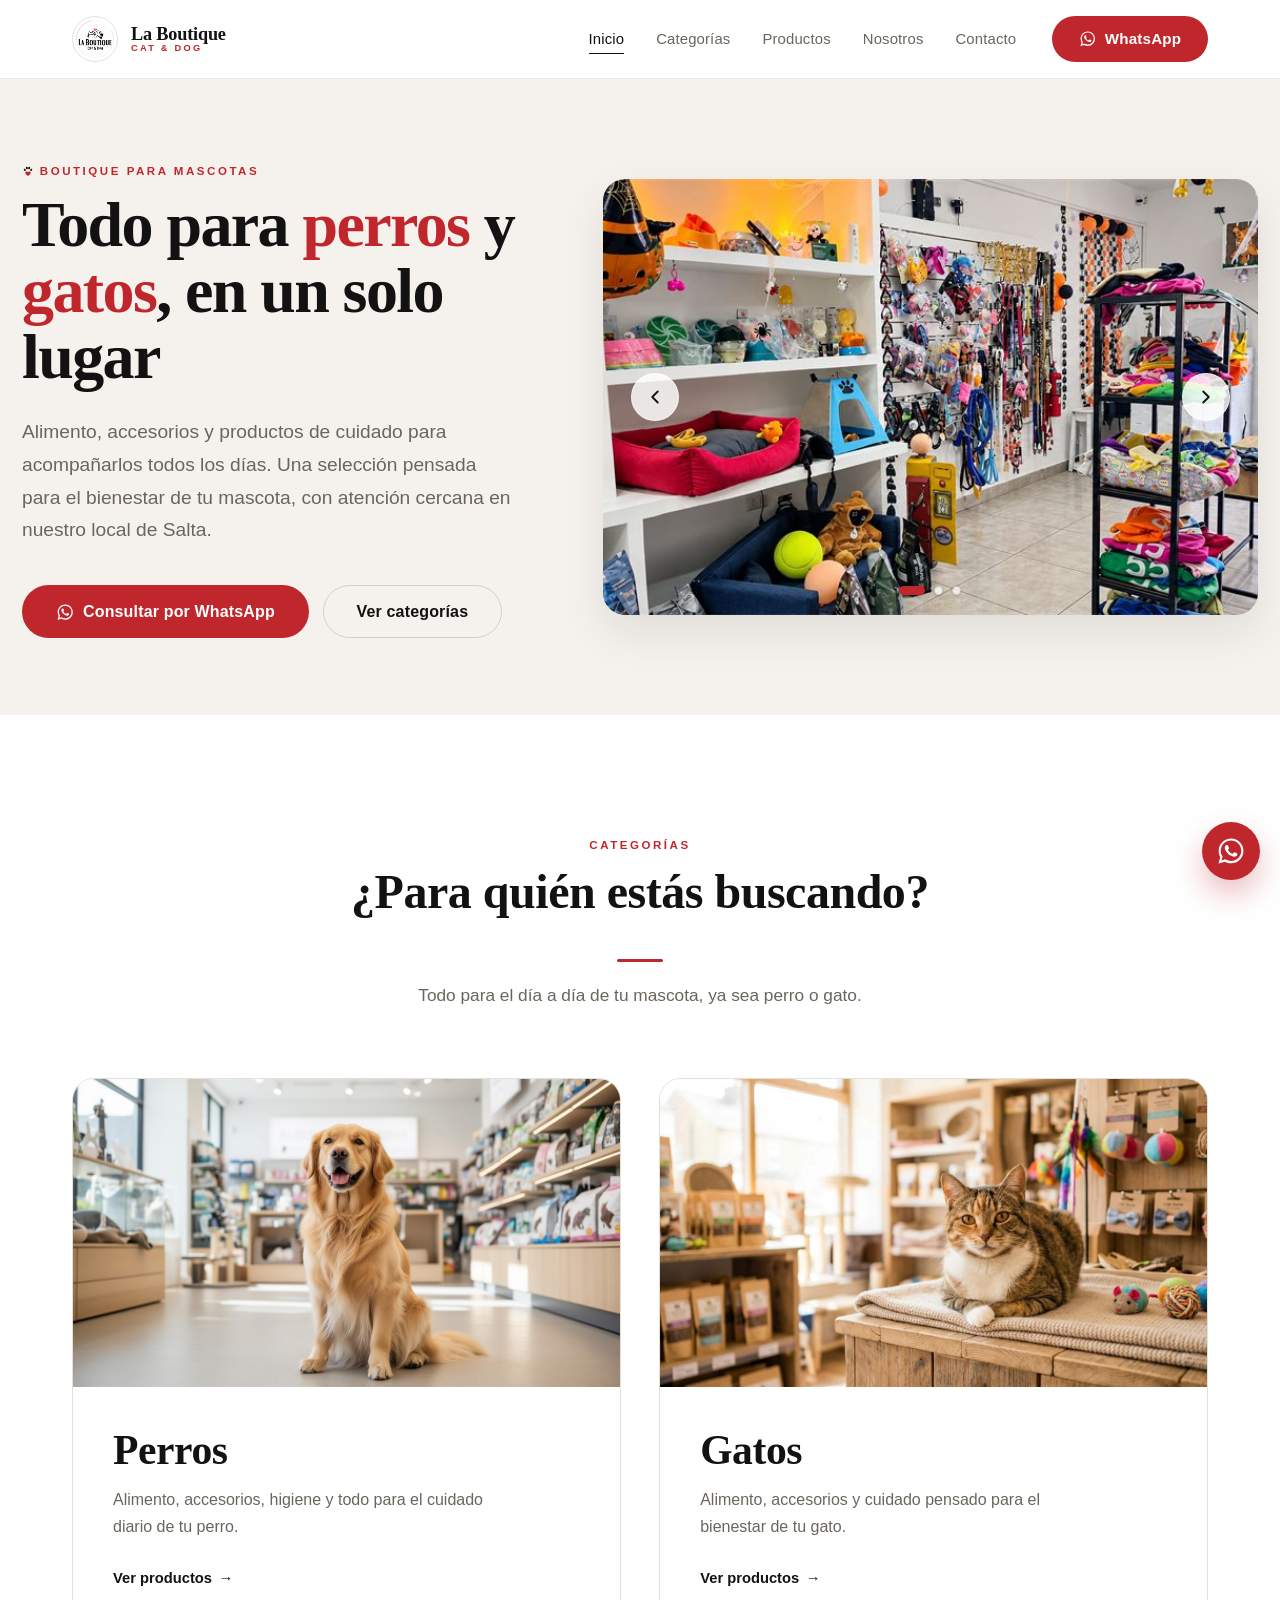
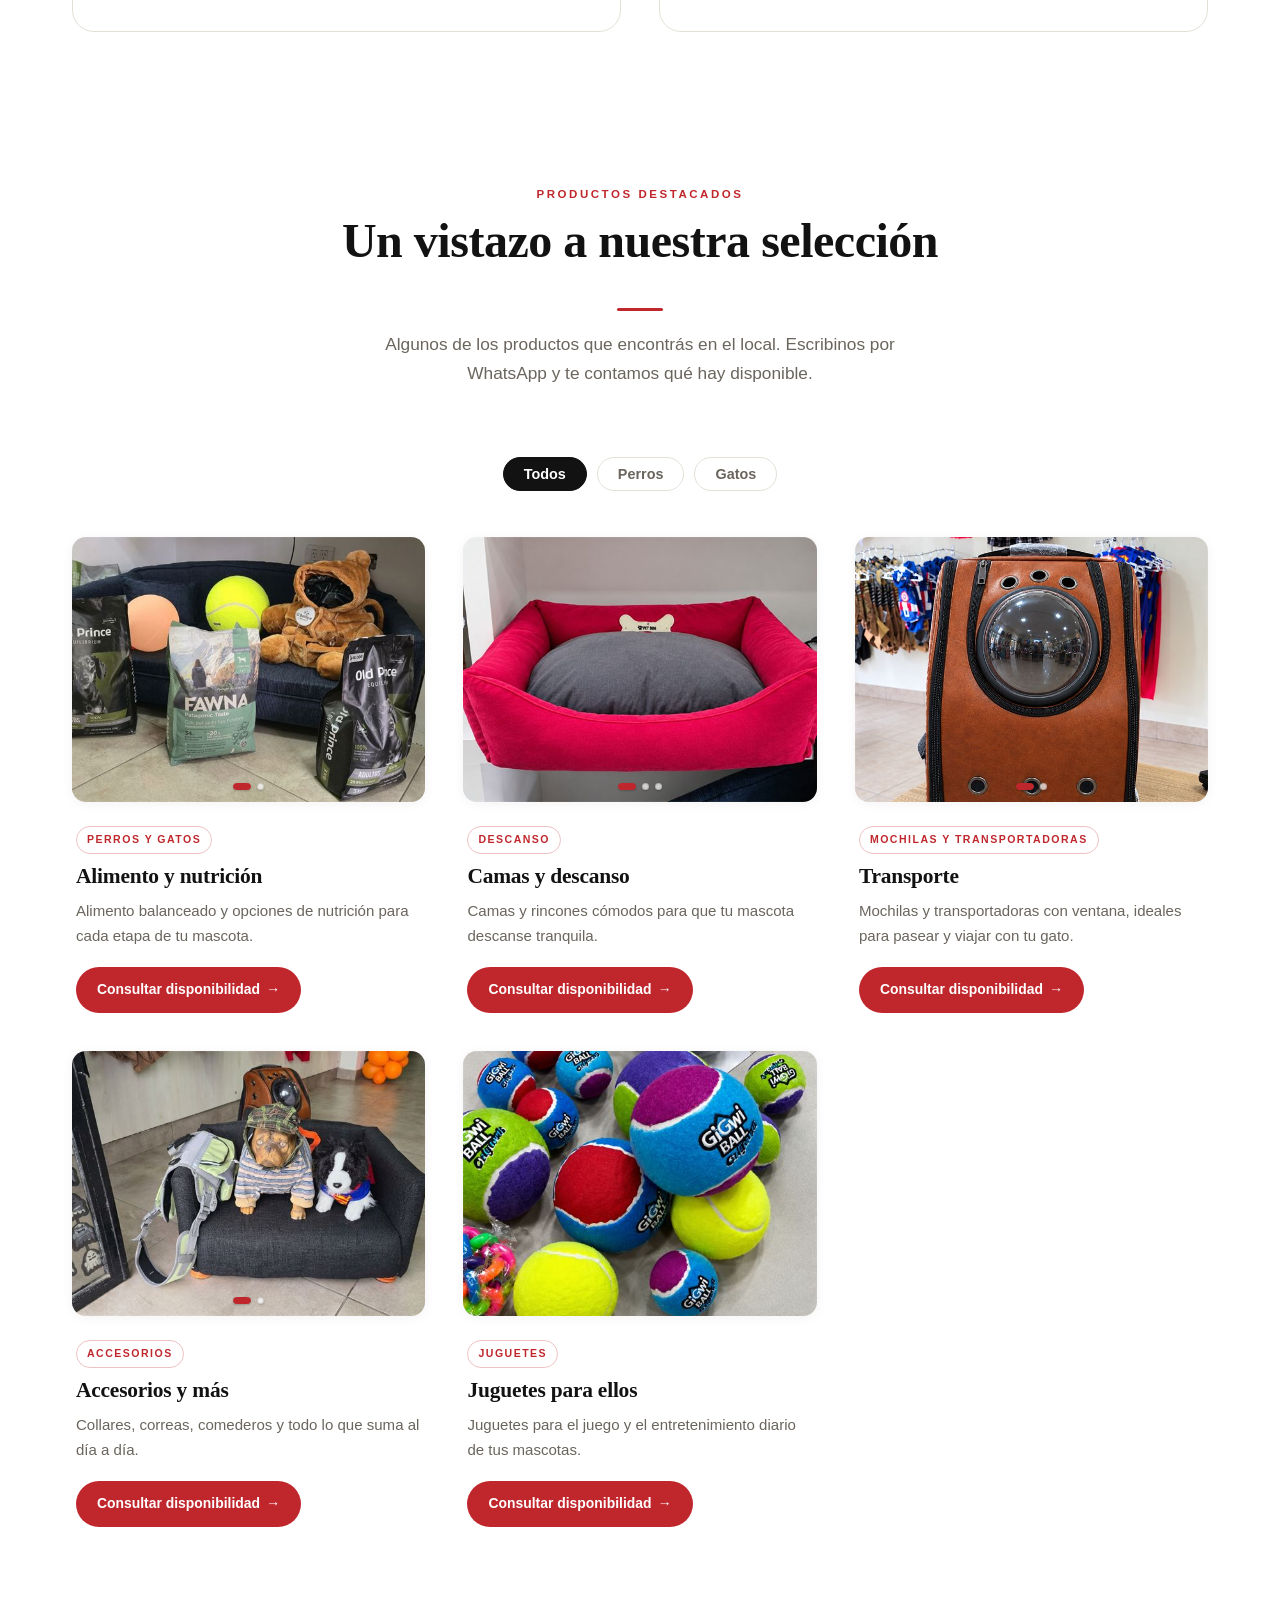
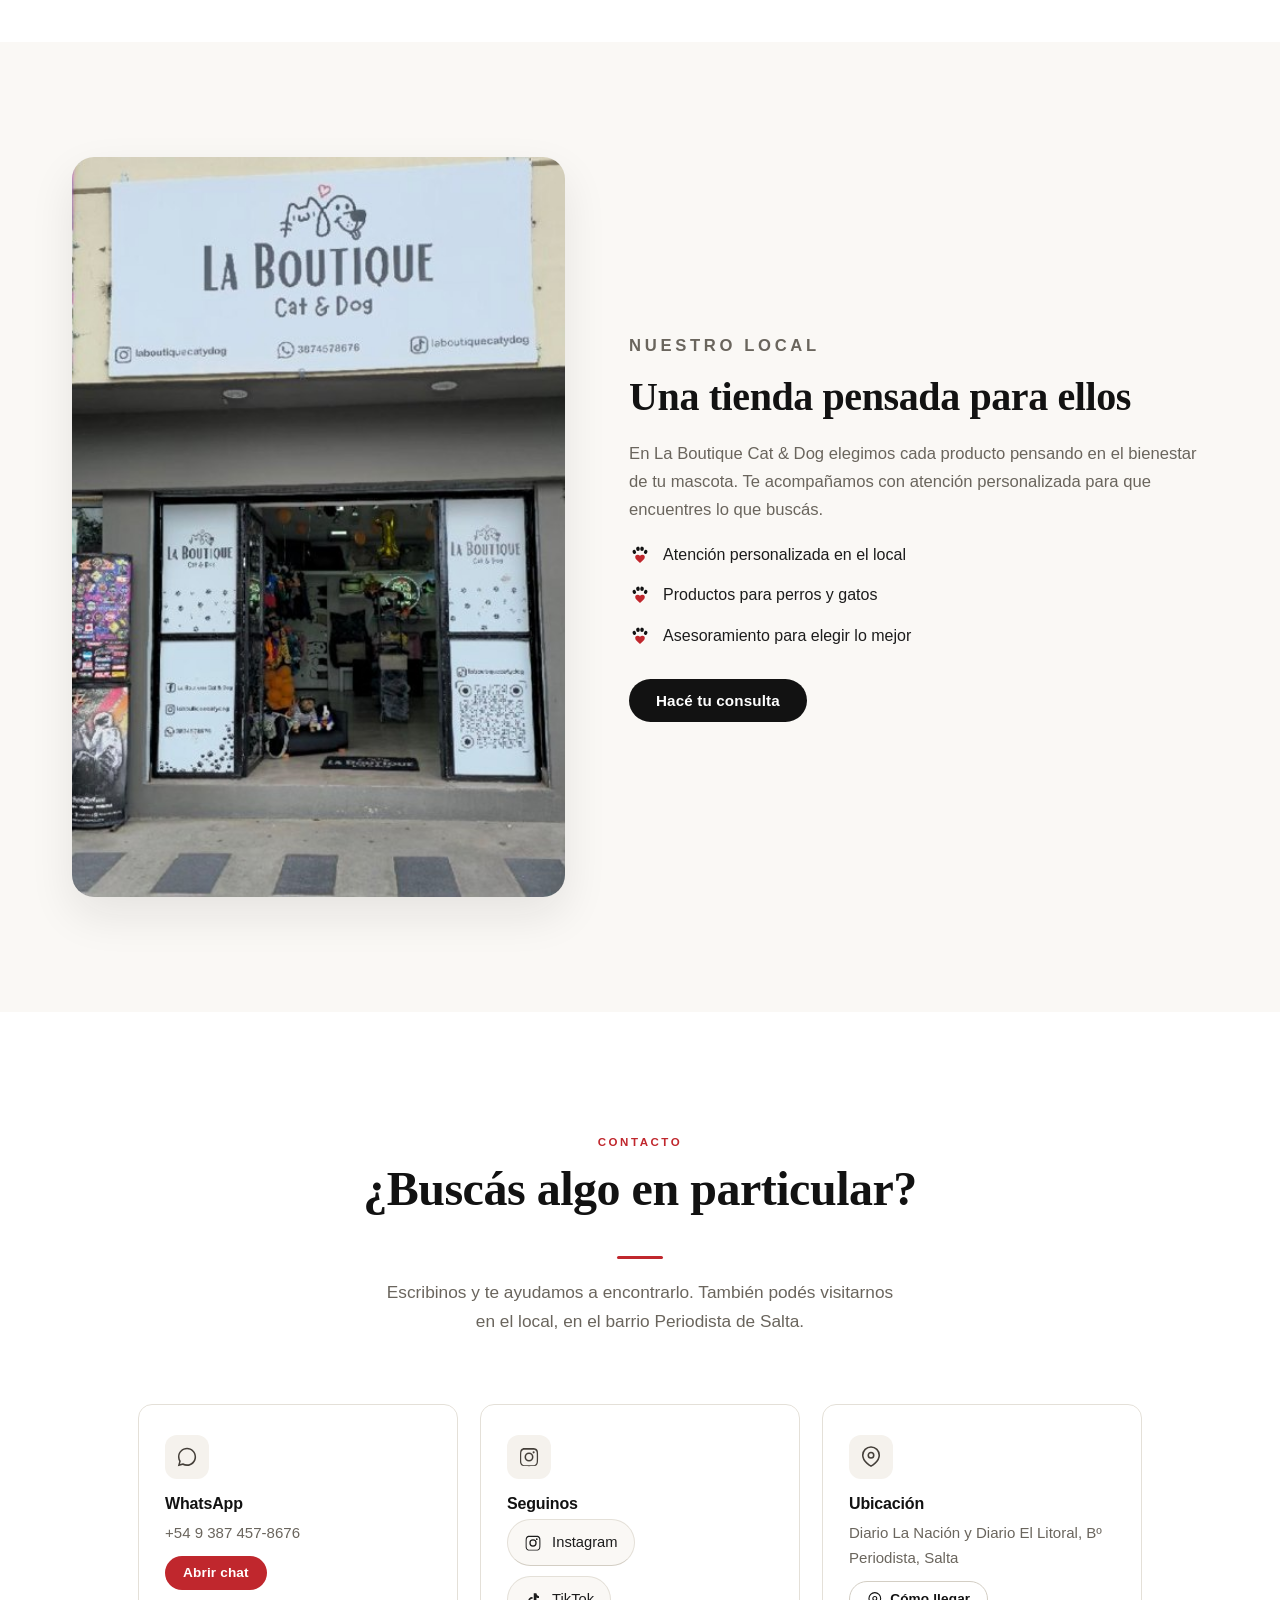
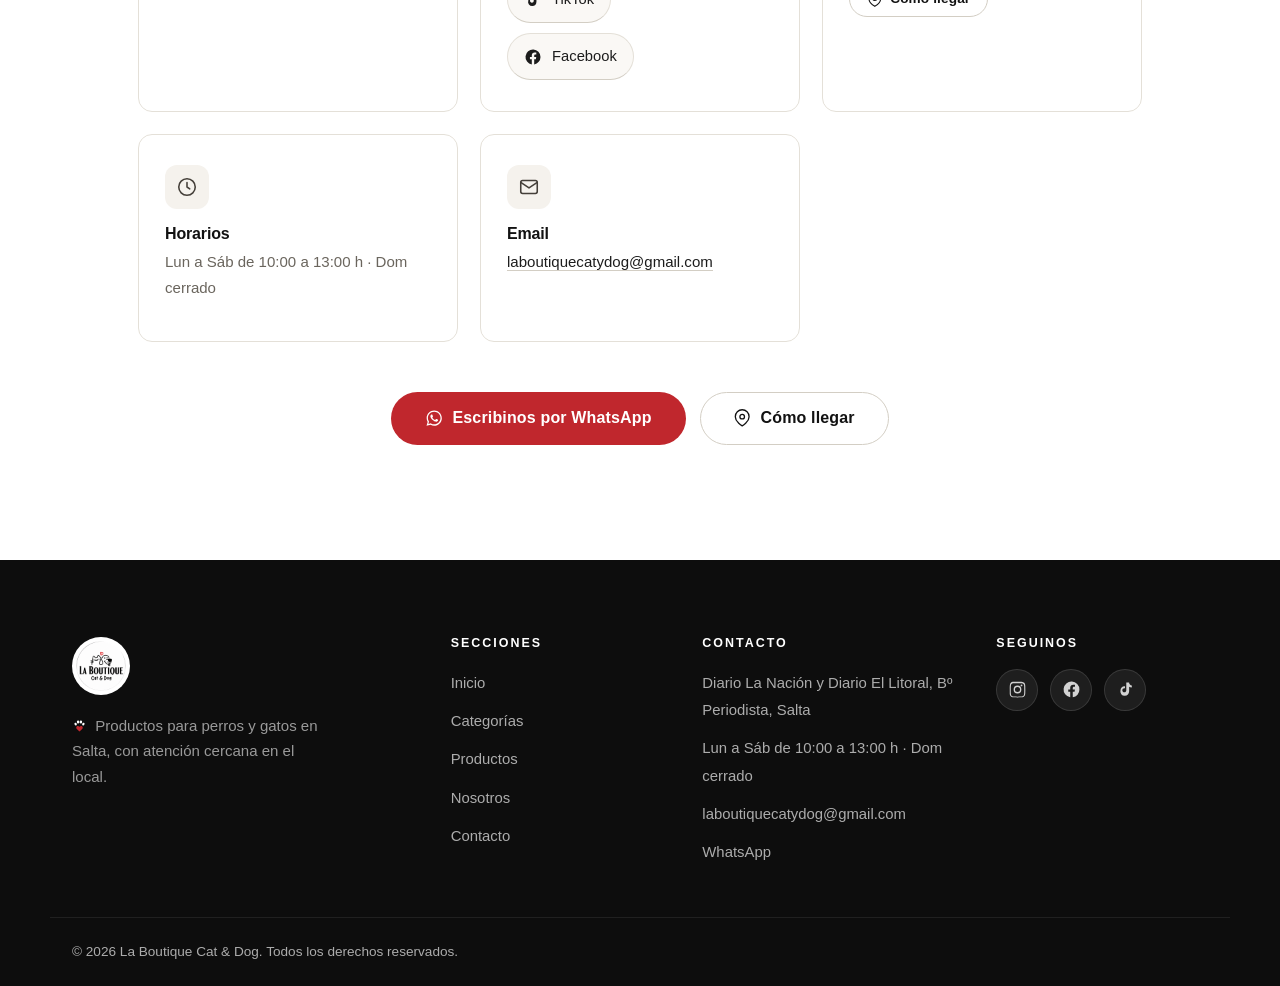
<file: index.html>
<!DOCTYPE html>
<html lang="es">
<head>
  <meta charset="UTF-8" />
  <meta name="viewport" content="width=device-width, initial-scale=1.0, viewport-fit=cover" />
  <script>document.documentElement.classList.add('js');</script>

  <title>La Boutique Cat &amp; Dog | Tienda de mascotas en Salta</title>
  <meta name="description" content="Tienda de mascotas en Salta: alimento, accesorios y productos de cuidado para perros y gatos. Escribinos por WhatsApp y consultá marcas y disponibilidad en el local." />
  <meta name="keywords" content="tienda de mascotas, productos para perros, productos para gatos, accesorios para mascotas, pet shop Salta" />
  <meta name="author" content="La Boutique Cat &amp; Dog" />
  <meta name="robots" content="index, follow" />
  <meta name="theme-color" content="#121212" />
  <link rel="canonical" href="https://laboutiquecatydog.github.io/" />

  <!-- Content Security Policy: solo scripts y estilos propios + fuentes de
       Google. Bloquea la carga de scripts externos (defensa contra XSS). -->
  <meta http-equiv="Content-Security-Policy" content="default-src 'self'; script-src 'self' 'sha256-/x7W7R75k8Roq0WaVRQX9blP4OufE5xbAdzklGxsgpw='; style-src 'self' 'unsafe-inline' fonts.googleapis.com; font-src 'self' fonts.gstatic.com; img-src 'self' data:; connect-src 'self'; base-uri 'self'; object-src 'none'" />

  <!-- Open Graph / redes sociales -->
  <meta property="og:type" content="website" />
  <meta property="og:site_name" content="La Boutique Cat &amp; Dog" />
  <meta property="og:title" content="La Boutique Cat &amp; Dog | Tienda de mascotas en Salta" />
  <meta property="og:description" content="Tienda de mascotas en Salta: alimento, accesorios y productos de cuidado para perros y gatos. Escribinos por WhatsApp y consultá marcas y disponibilidad en el local." />
  <meta property="og:image" content="https://laboutiquecatydog.github.io/assets/img/og-image.jpg" />
  <meta property="og:url" content="https://laboutiquecatydog.github.io/" />
  <meta name="twitter:card" content="summary_large_image" />
  <meta name="twitter:title" content="La Boutique Cat & Dog" />
  <meta name="twitter:description" content="Tienda de mascotas en Salta: alimento, accesorios y productos de cuidado para perros y gatos." />
  <meta name="twitter:image" content="https://laboutiquecatydog.github.io/assets/img/og-image.jpg" />

  <link rel="icon" type="image/svg+xml" href="assets/img/favicon.svg" />
  <link rel="apple-touch-icon" href="assets/img/apple-touch-icon.png" />
  <meta name="apple-mobile-web-app-title" content="La Boutique" />
  <link rel="preload" as="image" href="assets/img/slide-1.jpg" imagesrcset="assets/img/slide-1-900.jpg 900w, assets/img/slide-1.jpg 1600w" imagesizes="100vw" fetchpriority="high" />

  <!-- Tipografías -->
  <link rel="preconnect" href="https://fonts.googleapis.com" />
  <link rel="preconnect" href="https://fonts.gstatic.com" crossorigin />
  <link href="https://fonts.googleapis.com/css2?family=Playfair+Display:wght@700&family=Inter:wght@400;500;600;700&display=swap" rel="stylesheet" />

  <link rel="stylesheet" href="css/styles.css" />

  <!-- Datos estructurados (SEO local) -->
  <script type="application/ld+json">
  {
    "@context": "https://schema.org",
    "@type": "PetStore",
    "name": "La Boutique Cat & Dog",
    "description": "Tienda de mascotas en Salta: alimento, accesorios y productos de cuidado para perros y gatos. Escribinos por WhatsApp y consultá marcas y disponibilidad en el local.",
    "image": "assets/img/slide-1.jpg",
    "telephone": "+5493874578676",
    "email": "laboutiquecatydog@gmail.com",
    "address": {
      "@type": "PostalAddress",
      "streetAddress": "Diario La Nación y Diario El Litoral, Bº Periodista",
      "addressLocality": "Salta",
      "addressRegion": "Salta",
      "postalCode": "A4400",
      "addressCountry": "AR"
    },
    "geo": {
      "@type": "GeoCoordinates",
      "latitude": -24.8445087,
      "longitude": -65.4390905
    },
    "hasMap": "https://www.google.com/maps/search/?api=1&query=-24.8445087,-65.4390905",
    "openingHoursSpecification": [
      {
        "@type": "OpeningHoursSpecification",
        "dayOfWeek": ["Monday", "Tuesday", "Wednesday", "Thursday", "Friday", "Saturday"],
        "opens": "10:00",
        "closes": "13:00"
      }
    ],
    "sameAs": [
      "https://www.instagram.com/laboutiquecatydog/",
      "https://www.tiktok.com/@laboutiquecatydog",
      "https://www.facebook.com/685608634637906"
    ]
  }
  </script>
</head>
<body>
  <a class="skip-link" href="#inicio">Saltar al contenido principal</a>

  <!-- ===================== HEADER ===================== -->
  <!-- El contenido de header, <main> y footer lo genera js/render.js
       a partir de data/sitio.json y data/pagina.json. -->
  <header class="site-header" id="site-header">
    <div class="container header-inner"></div>
  </header>

  <div class="nav-overlay" id="nav-overlay" hidden></div>

  <main></main>

  <footer class="site-footer"></footer>

  <!-- Botón flotante de WhatsApp (móvil) -->
  <div id="site-fab"></div>

  <script src="js/render.js"></script>
  <script src="js/main.js"></script>
</body>
</html>
</file>
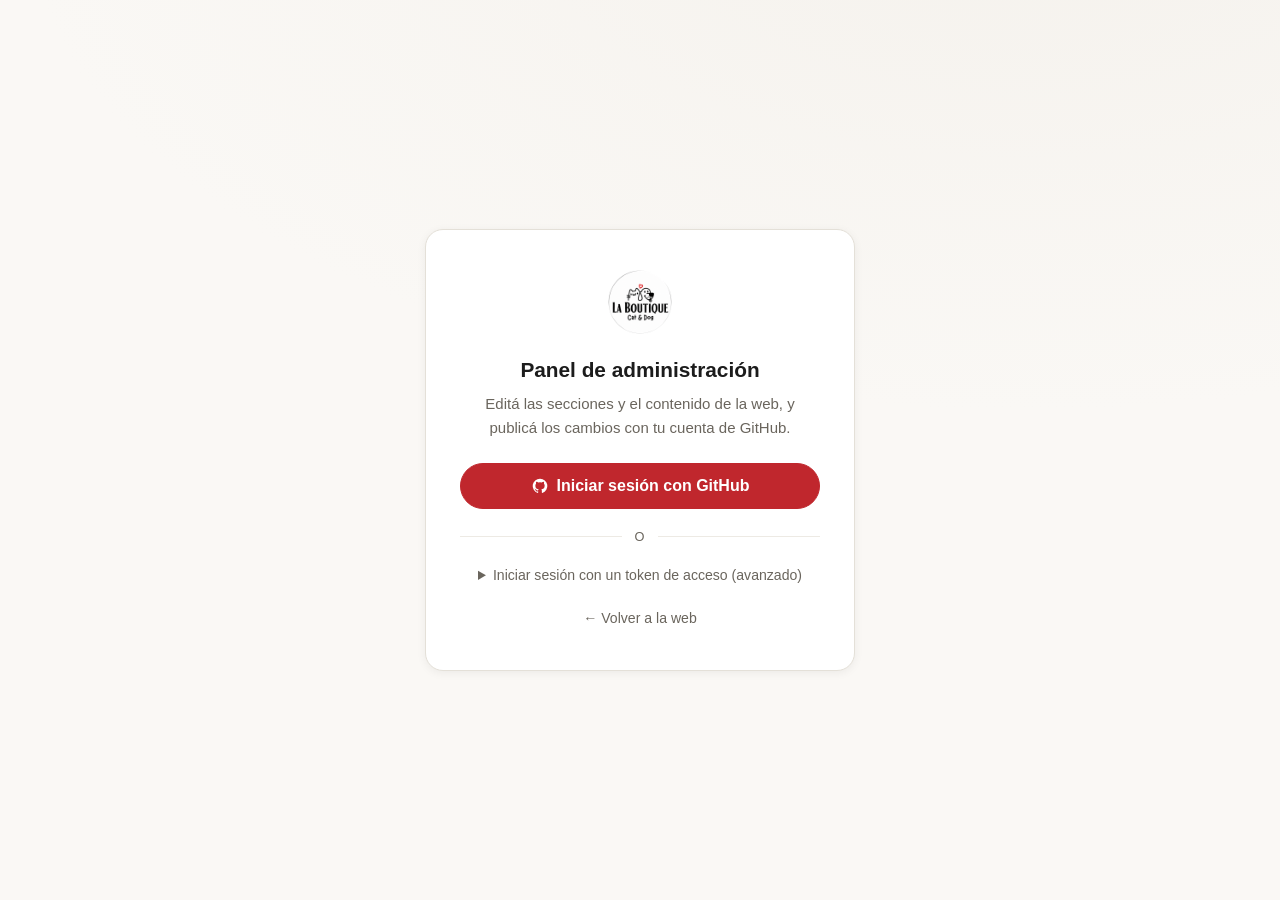
<file: admin/index.html>
<!DOCTYPE html>
<html lang="es">
<head>
  <meta charset="UTF-8" />
  <title>Redirigiendo al panel… · La Boutique Cat & Dog</title>
  <meta name="robots" content="noindex, nofollow" />
  <meta http-equiv="refresh" content="0; url=editor.html" />
  <link rel="icon" type="image/svg+xml" href="../assets/img/favicon.svg" />
  <style>
    body { font-family: system-ui, sans-serif; background: #faf8f5; color: #1c1c1c;
           display: flex; min-height: 100vh; align-items: center; justify-content: center; margin: 0; }
    .caja { text-align: center; padding: 2rem; }
    a { color: #c0272d; }
  </style>
</head>
<body>
  <div class="caja">
    <p>El panel ahora es el <strong>editor visual</strong>.</p>
    <p><a href="editor.html">Entrar al editor</a> (te llevamos solo…)</p>
  </div>
  <script>location.replace("editor.html");</script>
</body>
</html>
</file>
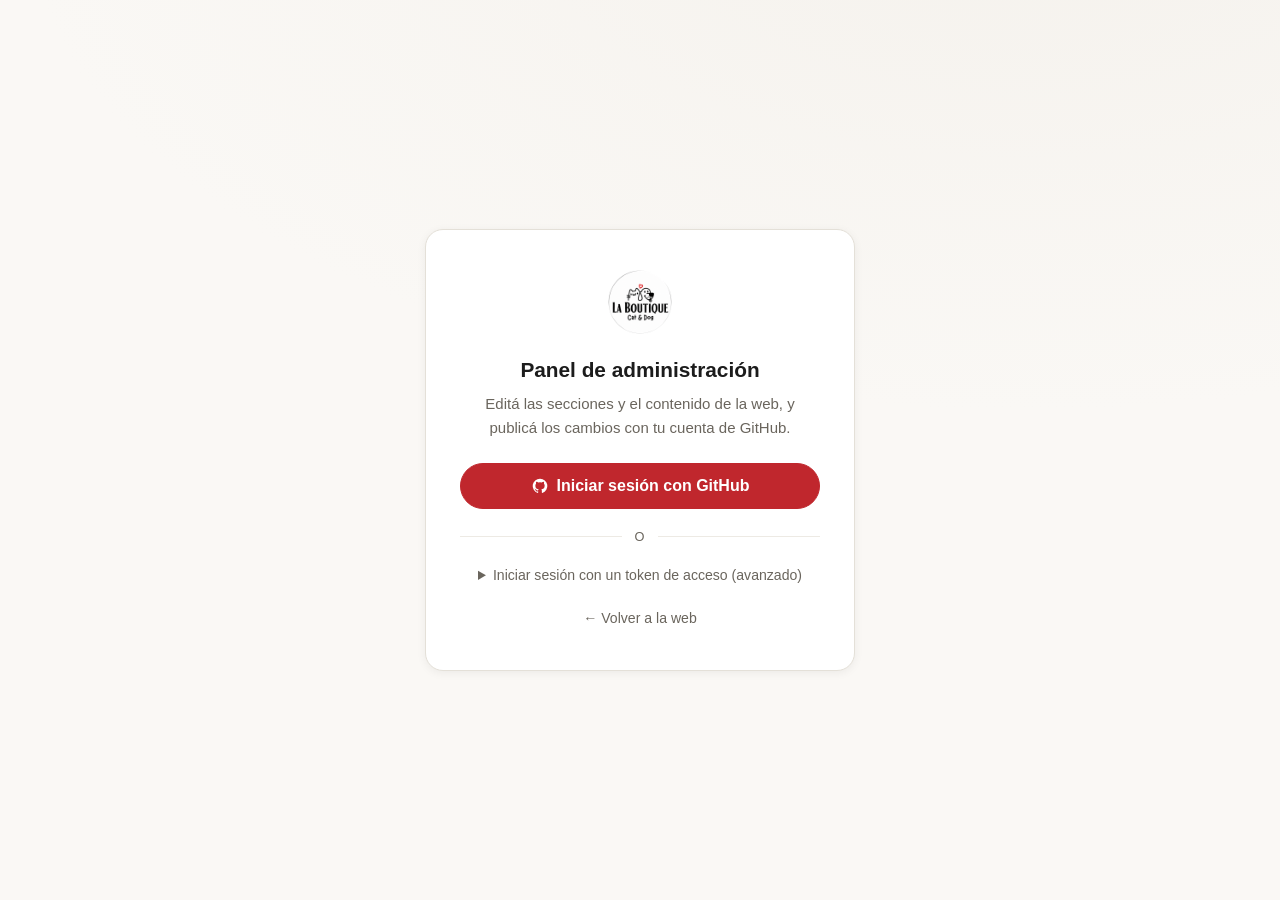
<file: admin/editor.html>
<!DOCTYPE html>
<html lang="es">
<head>
  <meta charset="UTF-8" />
  <meta name="viewport" content="width=device-width, initial-scale=1.0, viewport-fit=cover" />
  <meta name="robots" content="noindex, nofollow" />
  <title>Panel de administración · La Boutique Cat & Dog</title>

  <!-- Content Security Policy del panel: solo scripts propios + la API de
       GitHub (datos y galería). Todo lo demás, bloqueado. -->
  <meta http-equiv="Content-Security-Policy" content="default-src 'self'; script-src 'self' 'sha256-/x7W7R75k8Roq0WaVRQX9blP4OufE5xbAdzklGxsgpw='; style-src 'self' 'unsafe-inline' fonts.googleapis.com; font-src 'self' fonts.gstatic.com; img-src 'self' data: blob:; connect-src 'self' https://api.github.com; frame-src 'self'; child-src 'self'; base-uri 'self'; object-src 'none'" />
  <link rel="icon" type="image/svg+xml" href="../assets/img/favicon.svg" />

  <!-- Tipografía Inter (misma del sitio público) -->
  <link rel="preconnect" href="https://fonts.googleapis.com" />
  <link rel="preconnect" href="https://fonts.gstatic.com" crossorigin />
  <link href="https://fonts.googleapis.com/css2?family=Inter:wght@400;500;600;700&display=swap" rel="stylesheet" />

  <link rel="stylesheet" href="editor.css" />
  <script>document.documentElement.classList.add('js');</script>
</head>
<body>
  <div id="app">

    <!-- ============ VISTA: LOGIN ============ -->
    <section id="vista-auth" class="vista vista-auth" hidden>
      <div class="auth-tarjeta">
        <img class="auth-logo" src="../assets/img/logo.png" alt="Logotipo de La Boutique Cat &amp; Dog" />
        <h1>Panel de administración</h1>
        <p class="auth-sub">Editá las secciones y el contenido de la web, y publicá los cambios con tu cuenta de GitHub.</p>

        <button id="boton-login" class="btn-rojo btn-grande" type="button">
          <svg viewBox="0 0 24 24" aria-hidden="true"><path fill="currentColor" d="M12 2.25a9.75 9.75 0 0 0-3.085 19.01c.487.09.665-.21.665-.468v-1.64c-2.71.588-3.284-1.306-3.284-1.306-.443-1.127-1.082-1.427-1.082-1.427-.885-.605.067-.593.067-.593.978.07 1.493 1.004 1.493 1.004.87 1.492 2.283 1.061 2.84.812.088-.631.34-1.062.618-1.306-2.162-.246-4.434-1.082-4.434-4.815 0-1.062.38-1.931 1.004-2.611-.1-.246-.436-1.235.096-2.575 0 0 .817-.262 2.676 1a9.3 9.3 0 0 1 4.88 0c1.858-1.262 2.674-1 2.674-1 .533 1.34.198 2.33.098 2.575.624.68 1.003 1.549 1.003 2.611 0 3.742-2.276 4.567-4.443 4.808.349.301.66.894.66 1.802v2.67c0 .26.177.55.67.467A9.75 9.75 0 0 0 12 2.25z"/></svg>
          Iniciar sesión con GitHub
        </button>

        <p class="auth-sep"><span>o</span></p>

        <details class="auth-token">
          <summary>Iniciar sesión con un token de acceso (avanzado)</summary>
          <p class="auth-token-hint">Si el login con GitHub falla, podés pegar un token personal: GitHub → Settings → Developer settings → Personal access tokens <strong>(classic)</strong> → Generate new token, con permiso <code>repo</code>.</p>
          <div class="token-fila">
            <input id="campo-token" type="password" inputmode="text" autocomplete="off" placeholder="ghp_…" aria-label="Token de acceso de GitHub" />
            <button id="boton-token" class="btn-borde" type="button">Entrar</button>
          </div>
        </details>

        <p class="auth-error" id="auth-error" role="alert" hidden></p>
        <p class="auth-nav"><a href="/" >← Volver a la web</a></p>
      </div>
    </section>

    <!-- ============ VISTA: CARGA ============ -->
    <section id="vista-carga" class="vista vista-carga" hidden>
      <div class="carga-anillo" aria-hidden="true"></div>
      <p id="carga-texto">Cargando el contenido…</p>
      <button id="boton-carga-reintentar" class="btn-borde" type="button" hidden>Reintentar</button>
    </section>

    <!-- ============ VISTA: EDITOR ============ -->
    <section id="vista-editor" class="vista vista-editor" hidden>

      <!-- Barra superior -->
      <header class="topbar">
        <div class="topbar-marca">
          <img src="../assets/img/logo.png" alt="" aria-hidden="true" />
          <div class="topbar-nombre">
            <strong>Panel visual</strong>
            <span>La Boutique Cat &amp; Dog</span>
          </div>
          <span id="chip-cambios" class="chip-cambios" hidden>Cambios sin publicar</span>
        </div>

        <div class="topbar-acciones">
          <span id="estado-cuenta" class="estado-cuenta" hidden></span>
          <button id="boton-deshacer" class="btn-ty btn-top-ico" type="button" title="Deshacer (Ctrl+Z)" aria-label="Deshacer" disabled>
            <svg viewBox="0 0 24 24" fill="none" stroke="currentColor" stroke-width="2" stroke-linecap="round" stroke-linejoin="round" aria-hidden="true"><path d="M9 14L4 9l5-5"/><path d="M4 9h10.5a5.5 5.5 0 0 1 0 11H11"/></svg>
          </button>
          <button id="boton-rehacer" class="btn-ty btn-top-ico" type="button" title="Rehacer (Ctrl+Y)" aria-label="Rehacer" disabled>
            <svg viewBox="0 0 24 24" fill="none" stroke="currentColor" stroke-width="2" stroke-linecap="round" stroke-linejoin="round" aria-hidden="true"><path d="M15 14l5-5-5-5"/><path d="M20 9H9.5a5.5 5.5 0 0 0 0 11H13"/></svg>
          </button>
          <button id="boton-versiones" class="btn-ty btn-top-ico" type="button" title="Historial de versiones (restaurar algo ya publicado)" aria-label="Historial de versiones">
            <svg viewBox="0 0 24 24" fill="none" stroke="currentColor" stroke-width="1.9" stroke-linecap="round" stroke-linejoin="round" aria-hidden="true"><path d="M3 3v5h5"/><path d="M3.05 13a9 9 0 1 0 .5-5.4L3 8"/><path d="M12 7v5l4 2"/></svg>
          </button>
          <button id="boton-copias" class="btn-ty btn-top-ico" type="button" title="Copias de seguridad del contenido" aria-label="Copias de seguridad">
            <svg viewBox="0 0 24 24" fill="none" stroke="currentColor" stroke-width="1.9" stroke-linecap="round" stroke-linejoin="round" aria-hidden="true"><rect x="9" y="9" width="11" height="11" rx="2"/><path d="M5 15V6a2 2 0 0 1 2-2h9"/></svg>
          </button>
          <button id="boton-ayuda" class="btn-ty btn-top-ico" type="button" title="¿Cómo uso el panel?" aria-label="Ayuda del panel">
            <svg viewBox="0 0 24 24" fill="none" stroke="currentColor" stroke-width="2" stroke-linecap="round" stroke-linejoin="round" aria-hidden="true"><path d="M9.1 9a3 3 0 0 1 5.8 1c0 2-3 2.4-3 4.4"/><circle cx="12" cy="17.6" r="0.4" fill="currentColor"/><circle cx="12" cy="12" r="10"/></svg>
          </button>
          <button id="boton-publicar" class="btn-rojo" type="button" disabled>Publicar cambios</button>
          <button id="boton-descartar" class="btn-borde" type="button" disabled>Descartar</button>
          <button id="boton-salir" class="btn-ty" type="button" aria-label="Cerrar sesión">Salir</button>
        </div>
      </header>

      <!-- Pestañas -->
      <nav class="pestanas" aria-label="Secciones del panel">
        <button class="pestana is-activa" type="button" data-pestana="secciones">Secciones de la portada</button>
        <button class="pestana" type="button" data-pestana="sitio">Datos del local</button>
      </nav>

      <!-- Cuerpo: lista de secciones + vista previa -->
      <div class="cuerpo">
        <aside class="panel-lista" aria-label="Lista de secciones">
          <div class="lista-toolbar">
            <button id="boton-agregar" class="btn-borde btn-bloque" type="button">
              <svg viewBox="0 0 24 24" aria-hidden="true"><path fill="none" stroke="currentColor" stroke-width="2" stroke-linecap="round" d="M12 5v14M5 12h14"/></svg>
              Agregar sección
            </button>
            <p class="lista-ayuda">Arrastrá las secciones para cambiar el orden. En celular usá ↑ y ↓.</p>
          </div>
          <ul id="lista-secciones" class="lista-secciones"></ul>
        </aside>

        <div class="panel-vista">
          <div class="vista-barra">
            <div class="vista-modos" role="tablist" aria-label="Modos del panel">
              <button id="modo-vista" class="modo-btn is-activo" type="button">Vista previa</button>
              <button id="modo-texto" class="modo-btn" type="button">Textos</button>
            </div>
            <button id="boton-recargar-vista" class="btn-borde btn-chico" type="button">Refrescar</button>
          </div>
          <div class="vista-marco">
            <iframe id="marco-vista" title="Vista previa del sitio publicado" loading="lazy"></iframe>
            <div id="vista-aviso" class="vista-aviso" hidden>
              <p><strong>La vista previa muestra la versión publicada.</strong></p>
              <p>Después de publicar los cambios, GitHub Pages los aplica en <strong>~1 minuto</strong>. Usá «Refrescar» para ver si ya están.</p>
            </div>
          </div>
          <div id="form-seccion" class="editor-form" hidden>
            <p class="form-vacio">Elegí una sección de la lista para editar sus textos.</p>
          </div>
        </div>
      </div>

      <!-- Pestaña: datos del local (sitio.json) -->
      <section id="panel-datos" class="panel-datos" hidden>
        <div class="datos-toolbar">
          <h2>Datos del local</h2>
          <p class="lista-ayuda">WhatsApp, dirección, horarios, redes, menú y textos del pie. Los cambios se publican con el botón «Publicar cambios» de arriba.</p>
        </div>
        <div id="form-datos" class="editor-form editor-form-datos"></div>
      </section>
    </section>
  </div>

  <!-- ============ MODAL: AGREGAR SECCIÓN ============ -->
  <div id="modal-agregar" class="modal" hidden role="dialog" aria-modal="true" aria-labelledby="modal-agregar-titulo">
    <div class="modal-caja">
      <div class="modal-cabecera">
        <h2 id="modal-agregar-titulo">Agregar una sección nueva</h2>
        <button class="modal-cerrar boton-x" type="button" aria-label="Cerrar">&times;</button>
      </div>
      <p class="modal-texto">Elegí el tipo de sección. Se agrega al final; después podés moverla, ocultarla o borrarla. Los textos e imágenes se editan en la próxima etapa.</p>
      <div id="plantillas" class="plantillas"></div>
    </div>
  </div>

  <!-- ============ MODAL: ELEGIR IMAGEN (W3) ============ -->
  <div id="modal-imagenes" class="modal" hidden role="dialog" aria-modal="true" aria-labelledby="modal-imagenes-titulo">
    <div class="modal-caja">
      <div class="modal-cabecera">
        <h2 id="modal-imagenes-titulo">Elegir imagen</h2>
        <button class="boton-x" type="button" aria-label="Cerrar">&times;</button>
      </div>
      <div class="media-tabs" role="tablist" aria-label="Origen de la imagen">
        <button id="media-tab-galeria" class="modo-btn is-activo" type="button">Galería del sitio</button>
        <button id="media-tab-subir" class="modo-btn" type="button">Subir desde la PC</button>
      </div>
      <div id="media-galeria" class="media-galeria">
        <p class="form-vacio">Cargando la galería…</p>
      </div>
      <div id="media-subir" class="media-subir" hidden>
        <label class="media-drop" for="media-archivo">Elegí un archivo de tu PC (JPG o PNG)</label>
        <input id="media-archivo" type="file" accept="image/jpeg,image/png,image/webp" hidden />
        <div id="media-prevista" class="media-prevista" hidden>
          <img id="media-prevista-img" alt="Vista previa de la imagen elegida" />
          <p id="media-prevista-info" class="campo-pista"></p>
          <button id="media-subir-btn" class="btn-rojo btn-bloque" type="button">Subir y usar</button>
          <p class="campo-pista">La imagen se agrega al repositorio en el momento (un commit). Para verla en la web pública, esperá ~1 minuto y usá «Refrescar».</p>
        </div>
      </div>
    </div>
  </div>

  <!-- ============ MODAL: AYUDA DEL PANEL ============ -->
  <div id="modal-ayuda" class="modal" hidden role="dialog" aria-modal="true" aria-labelledby="modal-ayuda-titulo">
    <div class="modal-caja">
      <div class="modal-cabecera">
        <h2 id="modal-ayuda-titulo">¿Cómo uso el panel?</h2>
        <button class="boton-x" type="button" aria-label="Cerrar">&times;</button>
      </div>
      <p class="modal-texto">La idea es simple: <strong>lo que ves en la miniatura es lo que se edita</strong>. Tocá cualquier texto o foto de la vista previa y cambialo ahí mismo. Nada se publica hasta que lo digas.</p>

      <div class="ayuda-grid">
        <section class="ayuda-item">
          <h3>Editar textos</h3>
          <p>Tocá el texto en la vista previa (título, párrafos, botones, menú, pie) y escribí encima. <kbd>Enter</kbd> guarda, <kbd>Esc</kbd> deshace lo escrito.</p>
        </section>
        <section class="ayuda-item">
          <h3>Cambiar o subir fotos</h3>
          <p>Tocá una foto en la vista previa. Podés elegir una existente o subir una de tu PC: se optimiza sola y queda lista para la web.</p>
        </section>
        <section class="ayuda-item">
          <h3>Secciones y productos</h3>
          <p>La lista de la izquierda ordena la página: arrastrala para reordenar, el ojo la oculta, «+ Agregar sección» suma una nueva. Los productos se agregan o quitan desde el modo <strong>Textos</strong> o con la ✕ que aparece sobre el producto.</p>
        </section>
        <section class="ayuda-item">
          <h3>Publicar (o no)</h3>
          <p>Tus cambios quedan como <strong>borrador</strong> hasta «Publicar cambios» (~1 minuto en verse en la web). «Descartar» vuelve todo a lo último publicado.</p>
        </section>
        <section class="ayuda-item">
          <h3>Si algo sale mal</h3>
          <p>Las flechas ↶ ↷ (o <kbd>Ctrl+Z</kbd>) deshacen paso a paso. El reloj restaura versiones ya publicadas. Las copias guardan estados y las descargás a tu PC. Nada se pierde: GitHub guarda todo el historial.</p>
        </section>
        <section class="ayuda-item">
          <h3>La sesión</h3>
          <p>Ingresás con tu cuenta de GitHub y la sesión vive en esta pestaña: al cerrarla, se cierra sola. Para volver a entrar, abrí el panel y «Iniciar sesión».</p>
        </section>
      </div>
    </div>
  </div>

  <!-- ============ MODAL: COPIAS DE SEGURIDAD ============ -->
  <div id="modal-copias" class="modal" hidden role="dialog" aria-modal="true" aria-labelledby="modal-copias-titulo">
    <div class="modal-caja">
      <div class="modal-cabecera">
        <h2 id="modal-copias-titulo">Copias de seguridad</h2>
        <button class="boton-x" type="button" aria-label="Cerrar">&times;</button>
      </div>
      <p class="modal-texto">Copias locales del contenido (portada y datos del local), guardadas en este navegador. Antes de cada publicación se guarda una automáticamente. Restaurar carga la copia <strong>como borrador</strong> — igual que las versiones, no publica nada solo y se puede deshacer.</p>
      <div class="copias-acciones">
        <button id="copias-guardar" class="btn-borde" type="button">Guardar copia ahora</button>
        <label class="btn-borde copias-importar" for="copias-archivo">Subir copia desde archivo</label>
        <input id="copias-archivo" type="file" accept="application/json,.json" hidden />
      </div>
      <div id="copias-lista" class="versiones-lista">
        <p class="form-vacio">Todavía no hay copias guardadas.</p>
      </div>
    </div>
  </div>

  <!-- ============ MODAL: HISTORIAL DE VERSIONES ============ -->
  <div id="modal-versiones" class="modal" hidden role="dialog" aria-modal="true" aria-labelledby="modal-versiones-titulo">
    <div class="modal-caja">
      <div class="modal-cabecera">
        <h2 id="modal-versiones-titulo">Historial de versiones</h2>
        <button class="boton-x" type="button" aria-label="Cerrar">&times;</button>
      </div>
      <p class="modal-texto">Últimas versiones <strong>publicadas</strong> de cada archivo. Al restaurar, la versión se carga <strong>como borrador</strong> para que la revises en la vista previa — nada se publica hasta que uses «Publicar cambios», y la restauración misma se puede deshacer.</p>
      <div id="versiones-lista" class="versiones-lista">
        <p class="form-vacio">Cargando el historial…</p>
      </div>
    </div>
  </div>

  <!-- ============ MODAL: CONFIRMACIÓN ============ -->
  <div id="modal-confirmar" class="modal" hidden role="dialog" aria-modal="true" aria-labelledby="modal-confirmar-texto">
    <div class="modal-caja modal-caja-chica">
      <p id="modal-confirmar-texto" class="modal-texto"></p>
      <div class="modal-acciones">
        <button id="modal-confirmar-no" class="btn-borde" type="button">Cancelar</button>
        <button id="modal-confirmar-si" class="btn-rojo" type="button">Aceptar</button>
      </div>
    </div>
  </div>

  <!-- ============ ZONA DE AVISOS (TOAST) ============ -->
  <div id="toasts" class="toasts" aria-live="polite"></div>

  <script src="editor-form.js"></script>
  <script src="editor-inline.js"></script>
  <script src="editor-media.js"></script>
  <script src="editor.js"></script>
</body>
</html>
</file>
<file: css/styles.css>
﻿/* ==========================================================================
   La Boutique Cat & Dog â€” Hoja de estilos principal
   Estilo editorial: blanco, negro, neutros cÃ¡lidos y rojo de marca como acento.
   TipografÃ­a: Playfair Display (tÃ­tulos) + Inter (texto).
   Sistema: tokens de color/espaciado, animaciones de entrada y reveal,
   microinteracciones sutiles. Todo con transform/opacity y respetando
   prefers-reduced-motion.
   ========================================================================== */

/* ----------------------------- Variables -------------------------------- */
:root {
  --black: #121212;
  --ink: #1c1c1c;
  --white: #ffffff;

  /* Neutros cÃ¡lidos (arena) para dar calidez sin romper la paleta de marca. */
  --gray-50: #faf8f5;
  --gray-100: #f5f2ed;
  --gray-150: #edeae4;
  --gray-200: #e4e0d8;
  --gray-300: #d3cec4;
  --gray-600: #6a655d;
  --gray-700: #443f39;

  --accent: #c0272d;
  --accent-dark: #9c1d22;

  --font-heading: "Playfair Display", Georgia, "Times New Roman", serif;
  --font-body: "Inter", -apple-system, BlinkMacSystemFont, "Segoe UI", Roboto, Helvetica, Arial, sans-serif;

  --radius-sm: 8px;
  --radius: 14px;
  --radius-lg: 22px;

  --shadow-sm: 0 2px 12px rgba(18, 18, 18, 0.05);
  --shadow: 0 18px 45px rgba(18, 18, 18, 0.09);

  --container: 1180px;
  --header-h: 78px;

  /* Ritmo vertical y escalas tipogrÃ¡ficas.
     Un solo lugar para ajustar el "aire" editorial del sitio. */
  --space-section: clamp(72px, 9vw, 128px);
  --measure: 62ch;

  /* Curvas de animaciÃ³n coherentes en todo el sitio. */
  --dur-1: 0.22s;
  --dur-2: 0.4s;
  --dur-3: 0.7s;
  --ease-out: cubic-bezier(0.22, 0.61, 0.36, 1);
  --ease-soft: cubic-bezier(0.19, 1, 0.22, 1);

  /* Sello de marca: huella limpia y proporcionada (cuatro dedos) con la
     almohadilla central en forma de corazon rojo de marca. Trazado propio
     para verse nitido a tamano pequeno, elegante y no infantil. No reemplaza
     ni altera el logo ni el favicon originales. */
  --seal: url("data:image/svg+xml,%3Csvg xmlns='http://www.w3.org/2000/svg' viewBox='0 0 64 64'%3E%3Cg fill='%23121212'%3E%3Cellipse cx='15.5' cy='26' rx='4.9' ry='6.1' transform='rotate(-26 15.5 26)'/%3E%3Cellipse cx='26' cy='17' rx='5.3' ry='6.5' transform='rotate(-8 26 17)'/%3E%3Cellipse cx='38' cy='17' rx='5.3' ry='6.5' transform='rotate(8 38 17)'/%3E%3Cellipse cx='48.5' cy='26' rx='4.9' ry='6.1' transform='rotate(26 48.5 26)'/%3E%3C/g%3E%3Cpath d='M32 37 C27.5 32 18 33 18 41 C18 48 26 52.5 32 58 C38 52.5 46 48 46 41 C46 33 36.5 32 32 37 Z' fill='%23c0272d'/%3E%3C/svg%3E");
  --seal-on-dark: url("data:image/svg+xml,%3Csvg xmlns='http://www.w3.org/2000/svg' viewBox='0 0 64 64'%3E%3Cg fill='%23ffffff'%3E%3Cellipse cx='15.5' cy='26' rx='4.9' ry='6.1' transform='rotate(-26 15.5 26)'/%3E%3Cellipse cx='26' cy='17' rx='5.3' ry='6.5' transform='rotate(-8 26 17)'/%3E%3Cellipse cx='38' cy='17' rx='5.3' ry='6.5' transform='rotate(8 38 17)'/%3E%3Cellipse cx='48.5' cy='26' rx='4.9' ry='6.1' transform='rotate(26 48.5 26)'/%3E%3C/g%3E%3Cpath d='M32 37 C27.5 32 18 33 18 41 C18 48 26 52.5 32 58 C38 52.5 46 48 46 41 C46 33 36.5 32 32 37 Z' fill='%23c0272d'/%3E%3C/svg%3E");


  --ease: cubic-bezier(0.22, 0.61, 0.36, 1);
}

/* ------------------------------- Reset ---------------------------------- */
*,
*::before,
*::after { box-sizing: border-box; }

html {
  scroll-behavior: smooth;
  -webkit-text-size-adjust: 100%;
  /* Recorta el desbordamiento horizontal del panel de navegacion cerrado
     (fuera de pantalla). `clip` NO crea un contenedor de scroll, por lo que
     el header sticky sigue funcionando (a diferencia de `hidden`). */
  overflow-x: clip;
}

body {
  margin: 0;
  font-family: var(--font-body);
  font-size: 16px;
  line-height: 1.7;
  color: var(--ink);
  background: var(--white);
  -webkit-font-smoothing: antialiased;
  text-rendering: optimizeLegibility;
  -webkit-tap-highlight-color: transparent;
  overflow-x: hidden; /* respaldo en navegadores sin soporte de `clip` */
  overflow-x: clip;
}

img { max-width: 100%; display: block; }

[hidden] { display: none !important; }

a { color: inherit; text-decoration: none; }

ul { list-style: none; margin: 0; padding: 0; }

h1, h2, h3, h4 {
  font-family: var(--font-heading);
  font-weight: 700;
  line-height: 1.12;
  letter-spacing: -0.01em;
  color: var(--black);
  margin: 0 0 0.5em;
}

p { margin: 0 0 1em; }

button { font-family: inherit; }

:focus-visible {
  outline: 3px solid var(--accent);
  outline-offset: 3px;
  border-radius: 4px;
}

/* ------------------------------ Layout ---------------------------------- */
.container {
  width: 100%;
  max-width: var(--container);
  margin: 0 auto;
  padding-left: max(22px, env(safe-area-inset-left));
  padding-right: max(22px, env(safe-area-inset-right));
}

.section { padding: var(--space-section) 0; }

.section-alt { background: var(--gray-50); }

.section[id] { scroll-margin-top: calc(var(--header-h) + 8px); }

/* Transición Categorías → Productos: fondos unificados y costura reducida. */
#categorias { padding-bottom: clamp(40px, 5vw, 64px); }
#productos { padding-top: clamp(56px, 6.5vw, 88px); }

.section-head { max-width: 680px; margin: 0 auto clamp(44px, 5.5vw, 68px); text-align: center; }
.section-head h2 {
  font-size: clamp(2.05rem, 4.4vw, 3rem);
  line-height: 1.08;
  margin-bottom: 0.4em;
}
.section-intro { color: var(--gray-600); font-size: clamp(1rem, 1.4vw, 1.08rem); margin: 0; max-width: 54ch; margin-inline: auto; }

/* Filete de marca bajo el encabezado de secciÃ³n: detalle editorial discreto. */
.section-head h2::after {
  content: "";
  display: block;
  width: 46px;
  height: 3px;
  margin: 0.85em auto 0;
  background: var(--accent);
  border-radius: 2px;
}

.eyebrow {
  display: inline-block;
  font-family: var(--font-body);
  font-size: 0.72rem;
  font-weight: 700;
  letter-spacing: 0.22em;
  text-transform: uppercase;
  color: var(--accent);
  margin: 0 0 0.9em;
}

/* Sello de marca junto al label de la bienvenida (un solo punto, discreto). */
.intro .eyebrow::before {
  content: "";
  display: inline-block;
  width: 1em;
  height: 1em;
  margin-right: 0.55em;
  vertical-align: -0.16em;
  background: var(--seal) center / contain no-repeat;
}

.accent { color: var(--accent); }

/* ------------------------------ Buttons --------------------------------- */
.btn {
  display: inline-flex;
  align-items: center;
  justify-content: center;
  gap: 0.55em;
  padding: 0.85em 1.7em;
  border: 1.5px solid transparent;
  border-radius: 999px;
  font-family: var(--font-body);
  font-size: 0.95rem;
  font-weight: 600;
  line-height: 1;
  letter-spacing: 0.01em;
  cursor: pointer;
  transition: background-color 0.25s var(--ease), color 0.25s var(--ease),
    border-color 0.25s var(--ease), transform 0.25s var(--ease), box-shadow 0.25s var(--ease);
  white-space: nowrap;
}

.btn .icon { width: 1.15em; height: 1.15em; flex: 0 0 auto; }

.btn-lg { padding: 1.02em 2.05em; font-size: 1rem; }
.btn-sm { padding: 0.68em 1.25em; font-size: 0.85rem; }

.btn-whatsapp { background: var(--accent); color: var(--white); }
.btn-whatsapp:hover { background: var(--accent-dark); transform: translateY(-2px); box-shadow: 0 14px 26px rgba(192, 39, 45, 0.22); }

.btn-dark { background: var(--black); color: var(--white); }
.btn-dark:hover { background: #000; transform: translateY(-2px); box-shadow: var(--shadow); }

.btn-outline { background: transparent; color: var(--black); border-color: var(--gray-300); }
.btn-outline:hover { border-color: var(--black); background: var(--black); color: var(--white); }

.btn:active { transform: translateY(1px); }

/* --------------------------- Skip link ---------------------------------- */
.skip-link {
  position: absolute;
  left: 50%;
  top: -60px;
  transform: translateX(-50%);
  background: var(--black);
  color: var(--white);
  padding: 10px 18px;
  border-radius: 0 0 var(--radius-sm) var(--radius-sm);
  z-index: 1200;
  transition: top 0.2s var(--ease);
}
.skip-link:focus { top: 0; }

/* ------------------------------ Header ---------------------------------- */
.site-header {
  position: sticky;
  top: 0;
  z-index: 1000;
  background: rgba(255, 255, 255, 0.94);
  backdrop-filter: saturate(180%) blur(8px);
  border-bottom: 1px solid var(--gray-150);
  transition: box-shadow 0.3s var(--ease), border-color 0.3s var(--ease);
}
.site-header.is-scrolled { box-shadow: var(--shadow-sm); border-color: transparent; }

.header-inner {
  display: flex;
  align-items: center;
  justify-content: space-between;
  gap: 20px;
  height: var(--header-h);
}

.brand { display: inline-flex; align-items: center; gap: 13px; }

.brand-mark {
  flex: 0 0 auto;
  width: 46px;
  height: 46px;
  border-radius: 50%;
  overflow: hidden;
  background: var(--white);
  border: 1px solid var(--gray-200);
}
.brand-logo { width: 100%; height: 100%; object-fit: contain; padding: 3px; }

.brand-name {
  display: flex;
  flex-direction: column;
  line-height: 1.02;
  font-family: var(--font-heading);
  font-weight: 700;
  font-size: 1.14rem;
  letter-spacing: -0.01em;
  color: var(--black);
}
.brand-name em {
  font-style: normal;
  font-family: var(--font-body);
  font-size: 0.58rem;
  font-weight: 700;
  letter-spacing: 0.24em;
  text-transform: uppercase;
  color: var(--accent);
}

.main-nav { display: flex; align-items: center; gap: 36px; }

.nav-list { display: flex; align-items: center; gap: 32px; }
.nav-link {
  position: relative;
  font-size: 0.93rem;
  font-weight: 500;
  letter-spacing: 0.01em;
  color: var(--gray-600);
  padding: 4px 0;
  transition: color 0.2s var(--ease);
}
.nav-link::after {
  content: "";
  position: absolute;
  left: 0;
  bottom: -3px;
  height: 1.5px;
  width: 0;
  background: var(--black);
  transition: width 0.28s var(--ease);
}
.nav-link:hover,
.nav-link.is-active { color: var(--black); }
.nav-link:hover::after,
.nav-link.is-active::after { width: 100%; }

.nav-actions { display: flex; align-items: center; gap: 20px; }

.nav-toggle {
  display: none;
  flex-direction: column;
  justify-content: center;
  gap: 5px;
  width: 46px;
  height: 46px;
  background: transparent;
  border: 1px solid var(--gray-200);
  border-radius: 12px;
  cursor: pointer;
}
.nav-toggle span {
  display: block;
  height: 1.5px;
  width: 20px;
  margin: 0 auto;
  background: var(--black);
  transition: transform 0.3s var(--ease), opacity 0.3s var(--ease);
}
.nav-toggle[aria-expanded="true"] span:nth-child(1) { transform: translateY(6.5px) rotate(45deg); }
.nav-toggle[aria-expanded="true"] span:nth-child(2) { opacity: 0; }
.nav-toggle[aria-expanded="true"] span:nth-child(3) { transform: translateY(-6.5px) rotate(-45deg); }

.nav-toggle:hover { border-color: var(--gray-300); }
.nav-toggle:active { transform: scale(0.96); }

.nav-overlay {
  position: fixed;
  inset: 0;
  background: rgba(18, 18, 18, 0.5);
  z-index: 900;
  opacity: 0;
  transition: opacity 0.3s var(--ease);
}
.nav-overlay.is-visible { opacity: 1; }

/* ------------------------------ Carousel -------------------------------- */
.carousel { position: relative; }

.carousel-viewport {
  position: relative;
  overflow: hidden;
  background: var(--gray-150);
  touch-action: pan-y;
}

.carousel-slide {
  position: absolute;
  inset: 0;
  margin: 0;
  opacity: 0;
  transition: opacity 0.7s var(--ease);
}
.carousel-slide.is-active { opacity: 1; }
.carousel-slide img { width: 100%; height: 100%; object-fit: cover; }
.carousel-slide.is-error { background: var(--gray-200); }
.carousel-slide.is-error img { display: none; }

.carousel-btn {
  position: absolute;
  top: 50%;
  transform: translateY(-50%);
  z-index: 3;
  width: 48px;
  height: 48px;
  display: flex;
  align-items: center;
  justify-content: center;
  padding: 0;
  border-radius: 50%;
  border: 1px solid rgba(255, 255, 255, 0.6);
  background: rgba(255, 255, 255, 0.82);
  color: var(--black);
  cursor: pointer;
  transition: background 0.25s var(--ease), border-color 0.25s var(--ease), transform 0.25s var(--ease);
}
.carousel-btn svg { width: 22px; height: 22px; }
.carousel-btn:hover { background: var(--white); transform: translateY(-50%) scale(1.05); }
.carousel-btn:active { transform: translateY(-50%) scale(0.97); }
.carousel-prev { left: clamp(12px, 2.2vw, 30px); }
.carousel-next { right: clamp(12px, 2.2vw, 30px); }

.carousel-dots {
  position: absolute;
  left: 0;
  right: 0;
  bottom: 20px;
  z-index: 3;
  display: flex;
  gap: 9px;
  justify-content: center;
}
.carousel-dot {
  width: 9px;
  height: 9px;
  padding: 0;
  border-radius: 999px;
  border: 1px solid rgba(0, 0, 0, 0.16);
  background: rgba(255, 255, 255, 0.72);
  box-shadow: 0 1px 3px rgba(0, 0, 0, 0.22);
  cursor: pointer;
  transition: width 0.3s var(--ease), background 0.3s var(--ease);
}
.carousel-dot.is-active { width: 26px; background: var(--accent); border-color: var(--accent); }
.carousel-dot:hover { background: var(--white); border-color: var(--gray-300); }

/* ---------------------------- Presentación ------------------------------ */
.hero { background: var(--gray-100); }
/* El hero es más ancho que el resto del sitio: la foto del local es la
   protagonista y merece el espacio. El contenido vuelve a 1180px abajo. */
.hero .container { max-width: 1360px; }
.hero-grid {
  display: grid;
  /* La foto del local es la protagonista: se le da más espacio que al
     texto (55% vs 45%) y el gap es ajustado para aprovechar el ancho. */
  grid-template-columns: 0.9fr 1.1fr;
  gap: clamp(24px, 3.5vw, 48px);
  align-items: center;
  padding-top: clamp(48px, 6vw, 80px);
  padding-bottom: clamp(48px, 6vw, 80px);
}
.hero-copy { max-width: 46rem; }
.hero-title {
  font-size: clamp(2.3rem, 5.4vw, 4rem);
  line-height: 1.03;
  letter-spacing: -0.025em;
  margin: 0 0 0.42em;
  min-height: 1.1em;
}
.hero-lead {
  color: var(--gray-600);
  font-size: clamp(1.02rem, 1.6vw, 1.2rem);
  max-width: 46ch;
  margin: 0 0 2em;
}
.hero-actions { display: flex; flex-wrap: wrap; gap: 14px; }

.hero-media .carousel {
  border-radius: var(--radius-lg);
  overflow: hidden;
  box-shadow: var(--shadow);
}
.hero-media .carousel-viewport { aspect-ratio: 3 / 2; }

/* ---------------------------- CategorÃ­as -------------------------------- */
.category-grid {
  display: grid;
  grid-template-columns: repeat(2, 1fr);
  gap: clamp(20px, 3vw, 40px);
}
.category-card {
  display: flex;
  flex-direction: column;
  position: relative;
  overflow: hidden;
  padding: 0;
  background: var(--white);
  border: 1px solid var(--gray-200);
  border-radius: var(--radius-lg);
  transition: border-color 0.5s var(--ease), box-shadow 0.5s var(--ease), transform 0.5s var(--ease);
}
/* Degradado sutil sobre la foto: aparece con el hover para dar profundidad
   y evitar que el zoom se sienta plano. */
.category-card::before {
  content: "";
  position: absolute;
  top: 0;
  left: 0;
  width: 100%;
  aspect-ratio: 16 / 9;
  z-index: 1;
  pointer-events: none;
  opacity: 0;
  background: linear-gradient(to top, rgba(18, 18, 18, 0.34), rgba(18, 18, 18, 0) 58%);
  transition: opacity 0.5s var(--ease);
}
.category-media {
  display: block;
  width: 100%;
  height: auto;
  aspect-ratio: 16 / 9;
  object-fit: cover;
  background: var(--gray-100);
  will-change: transform;
  transition: transform 0.7s cubic-bezier(0.19, 1, 0.22, 1);
}
.category-body {
  display: flex;
  flex-direction: column;
  flex: 1;
  align-items: flex-start;
  padding: clamp(26px, 3.2vw, 40px);
}
.category-card:hover {
  border-color: var(--accent);
  box-shadow: 0 24px 48px -22px rgba(18, 18, 18, 0.3), 0 6px 16px -10px rgba(18, 18, 18, 0.16);
  transform: translateY(-6px);
}
.category-card:hover::before { opacity: 1; }
.category-card:hover .category-media { transform: scale(1.05); }
.category-card:active { transform: translateY(-2px); }
.category-card h3 {
  font-size: clamp(1.9rem, 3.6vw, 2.6rem);
  margin-bottom: 0.3em;
}
.category-card p { color: var(--gray-600); margin-bottom: 1.6em; max-width: 46ch; }
.category-card .link-arrow { margin-top: auto; }

.link-arrow {
  display: inline-flex;
  align-items: center;
  gap: 0.45em;
  font-size: 0.92rem;
  font-weight: 600;
  color: var(--black);
  transition: color 0.25s var(--ease);
}
.link-arrow span { transition: transform 0.25s var(--ease); }
.product-body .link-arrow:hover span { transform: translateX(4px); }
.category-card .link-arrow { transition: color 0.35s var(--ease); }
.category-card:hover .link-arrow { color: var(--accent); }
.category-card:hover .link-arrow span { transform: translateX(6px); }

/* ----------------------------- Productos -------------------------------- */
.product-filters {
  display: flex;
  flex-wrap: wrap;
  justify-content: center;
  gap: 10px;
  margin-bottom: clamp(30px, 4vw, 46px);
}
.filter-chip {
  padding: 9px 20px;
  border: 1px solid var(--gray-200);
  border-radius: 999px;
  background: var(--white);
  color: var(--gray-600);
  font-family: var(--font-body);
  font-size: 0.9rem;
  font-weight: 600;
  line-height: 1;
  cursor: pointer;
  transition: color 0.2s var(--ease), background 0.2s var(--ease),
    border-color 0.2s var(--ease), transform 0.2s var(--ease);
}
.filter-chip:hover { color: var(--black); border-color: var(--gray-300); }
.filter-chip:active { transform: translateY(1px); }
.filter-chip.is-active { background: var(--black); border-color: var(--black); color: var(--white); }

.product-grid {
  display: grid;
  grid-template-columns: repeat(auto-fill, minmax(280px, 1fr));
  gap: clamp(26px, 3vw, 42px);
  align-items: start;
}
.product-card {
  display: flex;
  flex-direction: column;
  min-width: 0;
}
.product-card[hidden] { display: none; }
/* Productos que están en otra página del catálogo */
.product-card.fuera-de-pagina { display: none; }

/* Paginación del catálogo: bloques de 6 productos por página */
.product-pagination {
  display: flex;
  align-items: center;
  justify-content: center;
  flex-wrap: wrap;
  gap: 8px;
  margin-top: clamp(30px, 4vw, 46px);
}
.pp-btn, .pp-num {
  display: inline-flex; align-items: center; justify-content: center;
  width: 40px; height: 40px; padding: 0;
  border: 1px solid var(--gray-300); border-radius: 50%;
  background: var(--white); color: var(--ink);
  font-family: var(--font-body); font-size: 0.92rem; line-height: 1;
  cursor: pointer;
  transition: border-color var(--dur-1), background var(--dur-1), color var(--dur-1), transform var(--dur-1);
}
.pp-btn:hover:not(:disabled), .pp-num:hover:not(.is-activa) { border-color: var(--black); }
.pp-btn:active:not(:disabled) { transform: translateY(1px); }
.pp-btn:disabled, .pp-num:disabled { opacity: 0.35; cursor: default; }
.pp-num.is-activa { background: var(--accent); border-color: var(--accent); color: var(--white); cursor: default; }
.pp-sep { color: var(--gray-600); font-size: 0.9rem; }
.pp-info { margin-left: 12px; font-size: 0.78rem; color: var(--gray-600); letter-spacing: 0.02em; }
@media (max-width: 640px) { .pp-info { margin-left: 0; width: 100%; text-align: center; } }

/* Carrusel de imÃ¡genes por cada categorÃa de productos */
.product-carousel {
  position: relative;
  background: var(--gray-100);
  border-radius: var(--radius);
  overflow: hidden;
  box-shadow: var(--shadow-sm);
  transition: box-shadow var(--dur-2) var(--ease), transform var(--dur-2) var(--ease);
}
.product-card:hover .product-carousel { box-shadow: var(--shadow); }
.pc-viewport {
  position: relative;
  width: 100%;
  aspect-ratio: 4 / 3;
  overflow: hidden;
  touch-action: pan-y;
}
.pc-slide {
  position: absolute;
  inset: 0;
  width: 100%;
  height: 100%;
  object-fit: cover;
  opacity: 0;
  transition: opacity 0.5s var(--ease-out);
}
/* La foto activa hace un zoom casi imperceptible al pasar el cursor. */
@media (hover: hover) {
  .product-card:hover .pc-slide.is-active { transform: scale(1.045); }
  .pc-slide.is-active { transition: opacity 0.5s var(--ease-out), transform 0.8s var(--ease-soft); }
}
.pc-slide.is-active { opacity: 1; }
.pc-slide.is-error { display: none; }

.pc-btn {
  position: absolute;
  top: 50%;
  transform: translateY(-50%);
  z-index: 3;
  width: 36px;
  height: 36px;
  display: flex;
  align-items: center;
  justify-content: center;
  padding: 0;
  border: 1px solid var(--gray-200);
  border-radius: 50%;
  background: rgba(255, 255, 255, 0.92);
  color: var(--black);
  cursor: pointer;
  transition: opacity 0.25s var(--ease), background 0.25s var(--ease), border-color 0.25s var(--ease), transform 0.2s var(--ease);
}
.pc-btn svg { width: 18px; height: 18px; }
.pc-prev { left: 10px; }
.pc-next { right: 10px; }
.pc-btn:hover { background: var(--white); border-color: var(--gray-300); }
.pc-btn:active { transform: translateY(-50%) scale(0.9); }

/* En dispositivos con mouse las flechas aparecen al pasar el cursor;
   en pantallas tÃ¡ctiles quedan siempre visibles y mÃ¡s grandes (>= 44px). */
@media (hover: hover) {
  .pc-btn { opacity: 0; }
  .product-carousel:hover .pc-btn,
  .pc-btn:focus-visible { opacity: 1; }
}
@media (hover: none) {
  .pc-btn { opacity: 0.94; width: 44px; height: 44px; }
  .pc-btn svg { width: 20px; height: 20px; }
  .pc-prev { left: 8px; }
  .pc-next { right: 8px; }
  .carousel-dot { position: relative; }
  .carousel-dot::after { content: ""; position: absolute; inset: -12px; }
}

.pc-dots {
  position: absolute;
  left: 0;
  right: 0;
  bottom: 12px;
  z-index: 3;
  display: flex;
  gap: 6px;
  justify-content: center;
}
.pc-dots .carousel-dot {
  width: 7px;
  height: 7px;
  border: 1px solid rgba(0, 0, 0, 0.15);
  background: rgba(255, 255, 255, 0.7);
  box-shadow: 0 1px 2px rgba(0, 0, 0, 0.2);
}
.pc-dots .carousel-dot.is-active { width: 18px; background: var(--accent); border-color: var(--accent); }

.product-body { display: flex; flex-direction: column; gap: 10px; padding: 24px 4px 0; flex: 1; }
.product-tag {
  align-self: flex-start;
  font-size: 0.66rem;
  font-weight: 700;
  letter-spacing: 0.14em;
  text-transform: uppercase;
  color: var(--accent);
  padding: 4px 10px;
  border: 1px solid rgba(192, 39, 45, 0.28);
  border-radius: 999px;
}
.product-body h3 { font-size: 1.34rem; margin: 0; }
.product-body p { margin: 0; color: var(--gray-600); font-size: 0.94rem; flex: 1; }
.product-price {
  font-family: var(--font-heading);
  font-size: 1.18rem;
  font-weight: 700;
  color: var(--black);
  letter-spacing: -0.01em;
}
.product-body .link-arrow {
  align-self: flex-start;
  margin-top: 8px;
  padding: 10px 20px;
  border: 1px solid transparent;
  border-radius: 999px;
  background: var(--accent);
  color: var(--white);
  font-size: 0.87rem;
  transition: background var(--dur-1) var(--ease), transform var(--dur-1) var(--ease),
    box-shadow var(--dur-1) var(--ease);
}
.product-body .link-arrow:hover {
  background: var(--accent-dark);
  transform: translateY(-2px);
  box-shadow: 0 12px 22px rgba(192, 39, 45, 0.22);
}
.product-body .link-arrow:active { transform: translateY(0); }

/* ------------------------------ Nosotros -------------------------------- */
.about-grid {
  display: grid;
  grid-template-columns: 0.92fr 1.08fr;
  gap: clamp(32px, 5vw, 80px);
  align-items: center;
}
.about-media {
  border-radius: var(--radius-lg);
  overflow: hidden;
  box-shadow: var(--shadow);
  aspect-ratio: 2 / 3;
}
.about-media img { width: 100%; height: 100%; object-fit: cover; }
.about-content h2 { font-size: clamp(1.8rem, 3.8vw, 2.5rem); }
.about-content > p { color: var(--gray-600); font-size: 1.04rem; }
.about-list { display: grid; gap: 13px; margin: 0 0 30px; }
.about-list li {
  position: relative;
  padding-left: 34px;
  color: var(--ink);
  font-weight: 500;
}
.about-list li::before {
  content: "";
  position: absolute;
  left: 0;
  top: 2px;
  width: 22px;
  height: 22px;
  background: var(--seal) center / contain no-repeat;
}

/* ------------------------------ Contacto -------------------------------- */
.info-grid {
  display: grid;
  grid-template-columns: repeat(auto-fit, minmax(240px, 320px));
  justify-content: center;
  gap: 22px;
  margin-bottom: 44px;
}
.info-card {
  background: var(--white);
  border: 1px solid var(--gray-200);
  border-radius: var(--radius);
  padding: 30px 26px;
  transition: border-color 0.3s var(--ease), box-shadow 0.3s var(--ease);
}
.info-card:hover { border-color: var(--gray-300); box-shadow: var(--shadow-sm); }
.info-icon {
  display: inline-flex;
  width: 44px;
  height: 44px;
  border-radius: 12px;
  align-items: center;
  justify-content: center;
  background: var(--gray-100);
  color: var(--gray-700);
  margin-bottom: 16px;
}
.info-icon svg { width: 22px; height: 22px; }
.info-card h3 { font-family: var(--font-body); font-size: 1rem; font-weight: 700; margin: 0 0 0.4em; }
.info-card p { margin: 0 0 0.7em; font-size: 0.94rem; color: var(--gray-600); }
.info-card a:not(.btn) { color: var(--ink); border-bottom: 1px solid var(--gray-300); transition: color 0.2s var(--ease), border-color 0.2s var(--ease); }
.info-card a:not(.btn):hover { color: var(--black); border-color: var(--black); }

.social-buttons { display: grid; gap: 10px; }
.social-buttons a {
  display: inline-flex;
  align-items: center;
  gap: 10px;
  padding: 10px 16px;
  border-radius: 999px;
  background: var(--gray-50);
  border: 1px solid var(--gray-200);
  color: var(--ink);
  font-size: 0.92rem;
  font-weight: 500;
  transition: background 0.25s var(--ease), border-color 0.25s var(--ease),
    color 0.25s var(--ease), transform 0.25s var(--ease);
}
.info-card .social-buttons a:hover { background: var(--accent); border-color: var(--accent); color: var(--white); transform: translateY(-2px); }
.info-card .social-buttons a:active { transform: translateY(0); }
.social-buttons svg { width: 18px; height: 18px; flex: 0 0 auto; }

.contact-cta {
  display: flex;
  flex-wrap: wrap;
  gap: 14px;
  justify-content: center;
  padding-top: 6px;
}

/* ------------------------------ Footer ---------------------------------- */
.site-footer { background: #0d0d0d; color: rgba(255, 255, 255, 0.66); padding-top: clamp(54px, 6vw, 84px); }
.footer-grid {
  display: grid;
  grid-template-columns: 1.6fr 1fr 1.2fr 1fr;
  gap: 40px;
  padding-bottom: 52px;
}
.footer-mark {
  display: inline-flex;
  width: 58px;
  height: 58px;
  border-radius: 50%;
  overflow: hidden;
  background: var(--white);
  margin-bottom: 18px;
}
.footer-logo { width: 100%; height: 100%; object-fit: contain; padding: 4px; }
.footer-brand p { font-size: 0.94rem; max-width: 30ch; color: rgba(255, 255, 255, 0.58); }
.footer-brand p::before {
  content: "";
  display: inline-block;
  width: 1em;
  height: 1em;
  margin-right: 0.55em;
  vertical-align: -0.16em;
  background: var(--seal-on-dark) center / contain no-repeat;
}
.footer-col h3 { font-family: var(--font-body); font-size: 0.78rem; letter-spacing: 0.16em; text-transform: uppercase; color: var(--white); margin: 0 0 18px; }
.footer-col ul { display: grid; gap: 11px; }
.footer-col a, .footer-col span { font-size: 0.93rem; color: rgba(255, 255, 255, 0.66); transition: color 0.2s var(--ease); }
.footer-col a:hover { color: var(--white); }
.footer-col .social-list { display: flex; gap: 12px; }
.social-list a {
  display: inline-flex;
  align-items: center;
  justify-content: center;
  width: 42px;
  height: 42px;
  border-radius: 50%;
  background: rgba(255, 255, 255, 0.07);
  border: 1px solid rgba(255, 255, 255, 0.12);
  color: rgba(255, 255, 255, 0.8);
  transition: background 0.25s var(--ease), color 0.25s var(--ease), transform 0.25s var(--ease);
}
.social-list a:hover { background: var(--accent); color: var(--white); border-color: var(--accent); transform: translateY(-3px); }
.social-list a:active { transform: translateY(-1px); }
.social-list svg { width: 19px; height: 19px; }
.footer-bottom {
  display: flex;
  flex-wrap: wrap;
  justify-content: space-between;
  gap: 10px;
  padding: 22px max(22px, env(safe-area-inset-right)) calc(22px + env(safe-area-inset-bottom)) max(22px, env(safe-area-inset-left));
  border-top: 1px solid rgba(255, 255, 255, 0.08);
  font-size: 0.85rem;
}
.footer-bottom p { margin: 0; }

/* --------------------------- WhatsApp FAB ------------------------------- */
.whatsapp-fab {
  position: fixed;
  right: max(20px, env(safe-area-inset-right));
  bottom: max(20px, env(safe-area-inset-bottom));
  z-index: 800;
  width: 58px;
  height: 58px;
  border-radius: 50%;
  background: var(--accent);
  color: var(--white);
  display: flex;
  align-items: center;
  justify-content: center;
  box-shadow: 0 14px 30px rgba(192, 39, 45, 0.3);
  transition: transform 0.25s var(--ease), background 0.25s var(--ease);
}
.whatsapp-fab:hover { transform: scale(1.07); background: var(--accent-dark); }
.whatsapp-fab:active { transform: scale(0.98); }
.whatsapp-fab svg { width: 30px; height: 30px; }

/* -------------------------- Reveal animation ---------------------------- */
/* ApariciÃ³n al entrar en pantalla: fundido + desplazamiento vertical muy
   corto. Los grupos de tarjetas reciben un retraso escalonado mediante
   --reveal-delay (lo asigna js/main.js), generando profundidad sin demorar
   la lectura. Se ejecuta una sola vez por elemento. */
html.js [data-reveal] {
  opacity: 0;
  transform: translate3d(0, 18px, 0);
  transition: opacity var(--dur-3) var(--ease-out),
    transform var(--dur-3) var(--ease-out);
  transition-delay: var(--reveal-delay, 0s);
}
html.js [data-reveal].in-view {
  opacity: 1;
  transform: translate3d(0, 0, 0);
}

/* ---------------------- Secuencia de entrada (hero) --------------------- */
/* Encabezado, subtÃtulo y botones se revelan en cascada cuando el sitio
   termina de cargar (clase .is-entered en <main>, la agrega js/main.js).
   Solo si hay JS: sin JS el contenido se ve directamente. */
html.js .hero .hero-copy > * {
  opacity: 0;
  transform: translate3d(0, 16px, 0);
}
html.js .hero.is-entered .hero-copy > * {
  opacity: 1;
  transform: translate3d(0, 0, 0);
  transition: opacity var(--dur-3) var(--ease-out),
    transform var(--dur-3) var(--ease-out);
  transition-delay: calc(var(--i, 0) * 120ms + 120ms);
}
html.js .hero .hero-media {
  opacity: 0;
  transform: translate3d(0, 20px, 0) scale(0.985);
}
html.js .hero.is-entered .hero-media {
  opacity: 1;
  transform: none;
  transition: opacity 0.9s var(--ease-soft), transform 0.9s var(--ease-soft);
  transition-delay: 0.1s;
}

/* Título con efecto de escritura: un cursor finísimo parpadea mientras se
   escribe y se desvanece suavemente al terminar (transition en opacity). */
.hero-title .type-target { white-space: pre-wrap; }
html.js .hero-title .type-caret {
  display: inline-block;
  width: 2px;
  height: 0.92em;
  margin-left: 0.06em;
  background: var(--accent);
  vertical-align: -0.08em;
  animation: caret-blink 1s steps(1) infinite;
  transition: opacity 0.5s ease-out, width 0.3s ease-out;
}
html.js .hero-title.is-typed .type-caret {
  opacity: 0;
  width: 0;
  animation: none;
}
@keyframes caret-blink { 0%, 50% { opacity: 1; } 50.01%, 100% { opacity: 0; } }

/* LÃnea de progreso de scroll: detalle funcional junto al reloj de marca. */
.scroll-progress {
  position: fixed;
  top: 0;
  left: 0;
  height: 2px;
  width: 100%;
  transform: scaleX(0);
  transform-origin: 0 50%;
  background: var(--accent);
  z-index: 1100;
  pointer-events: none;
}

/* ---------------------------- Responsive -------------------------------- */
@media (max-width: 1024px) {
  .footer-grid { grid-template-columns: 1fr 1fr; }
  .nav-list { gap: 20px; }
  .nav-link { font-size: 0.9rem; }
  .main-nav { gap: 22px; }
}

@media (max-width: 860px) {
  :root { --header-h: 68px; }

  .brand-mark { width: 42px; height: 42px; }
  .brand-name { font-size: 1.04rem; }

  .header-inner { gap: 12px; }

  .nav-toggle { display: flex; }

  .main-nav {
    position: fixed;
    top: 0;
    right: 0;
    height: 100vh;
    height: 100dvh;
    width: min(80vw, 340px);
    flex-direction: column;
    align-items: stretch;
    justify-content: flex-start;
    gap: 0;
    background: var(--white);
    padding: calc(var(--header-h) + 26px + env(safe-area-inset-top)) 28px calc(40px + env(safe-area-inset-bottom));
    box-shadow: -18px 0 50px rgba(18, 18, 18, 0.16);
    transform: translateX(105%);
    transition: transform 0.35s var(--ease);
    z-index: 950;
    overflow-y: auto;
    overscroll-behavior: contain;
    -webkit-overflow-scrolling: touch;
  }
  .main-nav.is-open { transform: translateX(0); }
  .nav-list { flex-direction: column; align-items: stretch; gap: 0; margin-bottom: 24px; }
  .nav-list li { border-bottom: 1px solid var(--gray-150); }
  .nav-link { display: block; padding: 16px 2px; font-size: 1.05rem; }
  .nav-link::after { display: none; }
  .nav-actions { flex-direction: column; align-items: stretch; gap: 18px; }
  .nav-cta { width: 100%; }

  .carousel-btn { width: 42px; height: 42px; }
  .carousel-btn svg { width: 20px; height: 20px; }

  .hero-grid {
    grid-template-columns: 1fr;
    gap: 30px;
    padding-top: clamp(36px, 7vw, 58px);
    padding-bottom: clamp(44px, 8vw, 62px);
  }
  .hero-copy { max-width: none; }
  .hero-title { margin-bottom: 0.35em; }
  .hero-lead { margin-bottom: 1.5em; }
  .hero-media .carousel-viewport { aspect-ratio: 16 / 9; }

  .category-grid { grid-template-columns: 1fr; gap: 24px; }

  .about-grid { grid-template-columns: 1fr; }
  .about-media { order: -1; max-width: 460px; }
}

@media (max-width: 560px) {
  .info-grid { grid-template-columns: 1fr; }
  .footer-grid { grid-template-columns: 1fr; gap: 30px; }
  .hero-grid {
    gap: 22px;
    padding-top: 26px;
    padding-bottom: 34px;
  }
  .hero-title { margin-bottom: 0.3em; }
  .hero-lead { margin-bottom: 1.1em; }
  .hero-actions { flex-direction: column; align-items: stretch; }
  .hero-actions .btn { width: 100%; }
  .contact-cta { flex-direction: column; }
  .contact-cta .btn { width: 100%; }
  /* En celular la foto se muestra panorámica para acortar la portada. */
  .hero-media .carousel-viewport { aspect-ratio: 16 / 9; }
  .carousel-dots { bottom: 14px; }
  .carousel-dot { width: 8px; height: 8px; }
  .carousel-dot.is-active { width: 22px; }
  .whatsapp-fab { width: 54px; height: 54px; right: max(16px, env(safe-area-inset-right)); bottom: max(16px, env(safe-area-inset-bottom)); }
}

/* ------------------------- Reduced motion ------------------------------- */
/* Con movimiento reducido: sin transiciones ni animaciones, y todo el
   contenido visible de entrada (nunca queda oculto esperando una animaciÃ³n). */
@media (prefers-reduced-motion: reduce) {
  html { scroll-behavior: auto; }
  *, *::before, *::after {
    animation-duration: 0.001ms !important;
    animation-iteration-count: 1 !important;
    transition-duration: 0.001ms !important;
    transition-delay: 0ms !important;
  }
  html.js [data-reveal],
  html.js .hero .hero-copy > *,
  html.js .hero .hero-media {
    opacity: 1 !important;
    transform: none !important;
  }
  html.js .hero-title .type-caret { display: none !important; }
}
</file>
<file: admin/editor.css>
/* ==========================================================================
   La Boutique Cat & Dog — Editor visual (panel de administración)
   Estilo tipo "constructor de páginas": barra superior, lista de secciones
   y vista previa en vivo. Independiente del sitio público.
   ========================================================================== */

/* ----------------------------- Tokens ----------------------------------- */
:root {
  --negro: #121212;
  --tinta: #1c1c1c;
  --blanco: #ffffff;
  --gris-50: #faf8f5;
  --gris-100: #f5f2ed;
  --gris-150: #edeae4;
  --gris-200: #e4e0d8;
  --gris-300: #d3cec4;
  --gris-600: #6a655d;
  --gris-700: #443f39;
  --acento: #c0272d;
  --acento-oscuro: #9c1d22;
  --ok: #2e7d32;
  --radio: 12px;
  --radio-chico: 8px;
  --fuente: "Inter", -apple-system, BlinkMacSystemFont, "Segoe UI", Roboto, Helvetica, Arial, sans-serif;
  --sombra: 0 12px 30px rgba(18, 18, 18, 0.12);
  --sombra-chica: 0 2px 10px rgba(18, 18, 18, 0.06);
  --linea: 1px solid var(--gris-200);
}

/* ----------------------------- Base ------------------------------------- */
* { box-sizing: border-box; }
html, body { height: 100%; }
body {
  margin: 0;
  font-family: var(--fuente);
  font-size: 15px;
  line-height: 1.55;
  color: var(--tinta);
  background: var(--gris-50);
  -webkit-font-smoothing: antialiased;
}
button { font-family: inherit; font-size: inherit; cursor: pointer; }
[hidden] { display: none !important; }
a { color: var(--tinta); }
:focus-visible { outline: 3px solid var(--acento); outline-offset: 2px; border-radius: 4px; }

/* ----------------------------- Botones ---------------------------------- */
.btn-rojo {
  display: inline-flex; align-items: center; justify-content: center; gap: 8px;
  padding: 9px 18px; border: 1px solid var(--acento); border-radius: 999px;
  background: var(--acento); color: var(--blanco); font-weight: 600;
  transition: background 0.2s, transform 0.2s, box-shadow 0.2s;
}
.btn-rojo:hover { background: var(--acento-oscuro); transform: translateY(-1px); box-shadow: 0 8px 18px rgba(192, 39, 45, 0.25); }
.btn-rojo:active { transform: translateY(0); }
.btn-rojo:disabled { opacity: 0.45; cursor: not-allowed; transform: none; box-shadow: none; }
.btn-rojo svg { width: 18px; height: 18px; }

.btn-borde {
  display: inline-flex; align-items: center; justify-content: center; gap: 8px;
  padding: 8px 16px; border: 1px solid var(--gris-300); border-radius: 999px;
  background: var(--blanco); color: var(--tinta); font-weight: 600;
  transition: border-color 0.2s, background 0.2s;
}
.btn-borde:hover { border-color: var(--negro); }
.btn-borde:disabled { opacity: 0.45; cursor: not-allowed; }
.btn-borde svg { width: 16px; height: 16px; }

.btn-ty {
  display: inline-flex; align-items: center;
  padding: 7px 10px; border: 0; border-radius: 8px; background: transparent;
  color: var(--gris-600); font-weight: 600;
}
.btn-ty:hover { background: var(--gris-100); color: var(--negro); }
.btn-ty:disabled { opacity: 0.35; cursor: default; background: transparent; color: var(--gris-600); }

/* Botones-icono del topbar (deshacer, rehacer, versiones) */
.btn-top-ico { padding: 7px 9px; }
.btn-top-ico svg { width: 17px; height: 17px; display: block; }

/* -------------------- Historial de versiones ---------------------------- */
.versiones-lista { max-height: 56vh; overflow-y: auto; }
.version-grupo { margin: 0 0 14px; }
.version-grupo h3 {
  font-size: 0.72rem; font-weight: 700; text-transform: uppercase; letter-spacing: 0.06em;
  color: var(--gris-600); margin: 10px 2px 4px;
}
.version-fila {
  display: flex; align-items: center; gap: 10px;
  padding: 8px 10px; border: 1px solid var(--gris-200); border-radius: 10px;
  background: var(--gris-50); margin-bottom: 6px;
}
.version-fila .version-info { flex: 1; min-width: 0; }
.version-fila strong { font-size: 0.85rem; display: block; white-space: nowrap; overflow: hidden; text-overflow: ellipsis; }
.version-fila small { font-size: 0.72rem; color: var(--gris-600); }
.version-restaurar { flex: 0 0 auto; }

/* Acciones del modal de copias */
.copias-acciones { display: flex; gap: 10px; flex-wrap: wrap; margin: 0 0 12px; }
.copias-acciones .btn-borde, .copias-importar { cursor: pointer; }
.copias-importar { display: inline-flex; align-items: center; padding: 8px 16px; }

/* Ayuda del panel */
.ayuda-grid { display: grid; grid-template-columns: repeat(auto-fit, minmax(230px, 1fr)); gap: 12px; margin-top: 4px; }
.ayuda-item {
  border: 1px solid var(--gris-200); border-radius: 12px;
  background: var(--gris-50); padding: 12px 14px;
}
.ayuda-item h3 { margin: 0 0 6px; font-size: 0.9rem; }
.ayuda-item p { margin: 0; font-size: 0.82rem; color: var(--gris-700); line-height: 1.5; }
.ayuda-item kbd {
  font-family: ui-monospace, Consolas, monospace; font-size: 0.72rem;
  background: var(--blanco); border: 1px solid var(--gris-300); border-bottom-width: 2px;
  border-radius: 5px; padding: 1px 5px;
}

.btn-grande { padding: 13px 26px; font-size: 1rem; }
.btn-chico { padding: 5px 12px; font-size: 0.82rem; }
.btn-bloque { width: 100%; }

/* Botones-icono dentro de la lista */
.btn-icono {
  display: inline-flex; align-items: center; justify-content: center;
  width: 32px; height: 32px; padding: 0;
  border: 0; border-radius: 8px; background: transparent; color: var(--gris-600);
  transition: background 0.15s, color 0.15s;
}
.btn-icono:hover { background: var(--gris-100); color: var(--negro); }
.btn-icono svg { width: 17px; height: 17px; }
.btn-icono[disabled] { opacity: 0.3; cursor: not-allowed; }
.btn-icono.is-peligro:hover { background: #fbecec; color: var(--acento); }

/* ------------------------ Vista: login ---------------------------------- */
.vista { min-height: 100vh; }
.vista-auth {
  display: flex; align-items: center; justify-content: center;
  padding: 24px;
  background:
    radial-gradient(1000px 500px at 80% -10%, var(--gris-100), transparent),
    var(--gris-50);
}
.auth-tarjeta {
  width: min(430px, 100%);
  background: var(--blanco);
  border: var(--linea);
  border-radius: 18px;
  box-shadow: var(--sombra-chica);
  padding: 40px 34px;
  text-align: center;
}
.auth-logo { width: 64px; height: 64px; object-fit: contain; margin: 0 auto 14px; }
.auth-tarjeta h1 { font-size: 1.3rem; margin: 0 0 6px; }
.auth-sub { color: var(--gris-600); margin: 0 0 24px; }
.auth-tarjeta .btn-grande { width: 100%; }
.auth-sep {
  display: flex; align-items: center; gap: 12px;
  color: var(--gris-600); font-size: 0.8rem; text-transform: uppercase; letter-spacing: 0.1em;
  margin: 18px 0;
}
.auth-sep::before, .auth-sep::after { content: ""; flex: 1; height: 1px; background: var(--gris-150); }
.auth-token { text-align: left; font-size: 0.88rem; }
.auth-token summary { cursor: pointer; color: var(--gris-600); text-align: center; }
.auth-token summary:hover { color: var(--negro); }
.auth-token-hint { color: var(--gris-600); font-size: 0.8rem; margin: 10px 0; }
.auth-token code { background: var(--gris-100); border-radius: 4px; padding: 1px 5px; }
.token-fila { display: flex; gap: 8px; }
.token-fila input {
  flex: 1; min-width: 0;
  border: 1px solid var(--gris-300); border-radius: 999px;
  padding: 8px 14px; font-family: var(--fuente);
}
.token-fila input:focus { outline: 3px solid var(--acento); outline-offset: 1px; }
.auth-error {
  color: var(--acento); background: #fbecec;
  border: 1px solid #f0c4c5; border-radius: var(--radio-chico);
  padding: 10px 12px; font-size: 0.88rem; margin: 14px 0 0;
  text-align: left;
}
.auth-nav { margin: 22px 0 0; font-size: 0.88rem; }
.auth-nav a { color: var(--gris-600); text-decoration: none; }
.auth-nav a:hover { color: var(--negro); }

/* ------------------------ Vista: carga ---------------------------------- */
.vista-carga {
  display: flex; flex-direction: column; align-items: center; justify-content: center;
  gap: 18px; color: var(--gris-600);
}
.carga-anillo {
  width: 42px; height: 42px;
  border: 3px solid var(--gris-200); border-top-color: var(--acento);
  border-radius: 50%;
  animation: girar 0.8s linear infinite;
}
@keyframes girar { to { transform: rotate(360deg); } }

/* ------------------------ Vista: editor --------------------------------- */
.vista-editor { display: flex; flex-direction: column; height: 100vh; height: 100dvh; }

/* Barra superior */
.topbar {
  display: flex; align-items: center; justify-content: space-between; gap: 14px;
  height: 60px; padding: 0 18px;
  background: var(--blanco);
  border-bottom: 1px solid var(--gris-150);
  flex: 0 0 auto;
  box-shadow: 0 1px 3px rgba(18, 18, 18, 0.03);
  z-index: 10;
}
.topbar-marca { display: flex; align-items: center; gap: 12px; min-width: 0; }
.topbar-marca img { width: 34px; height: 34px; object-fit: contain; }
.topbar-nombre { display: flex; flex-direction: column; line-height: 1.2; }
.topbar-nombre strong { font-size: 0.95rem; }
.topbar-nombre span { font-size: 0.74rem; color: var(--gris-600); letter-spacing: 0.06em; text-transform: uppercase; }
.chip-cambios {
  display: inline-flex; align-items: center; gap: 6px;
  font-size: 0.72rem; font-weight: 700; letter-spacing: 0.04em;
  color: var(--acento); background: #fbecec;
  border: 1px solid #f0c4c5; border-radius: 999px;
  padding: 3px 10px; margin-left: 8px;
  white-space: nowrap;
}
.chip-cambios::before {
  content: ""; width: 7px; height: 7px; border-radius: 50%; background: var(--acento);
}
.topbar-acciones { display: flex; align-items: center; gap: 10px; }
.estado-cuenta { font-size: 0.8rem; color: var(--gris-600); margin-right: 4px; }

/* Pestañas */
.pestanas {
  display: flex; gap: 4px;
  padding: 0 18px;
  background: var(--blanco); border-bottom: var(--linea);
  flex: 0 0 auto;
}
.pestana {
  padding: 10px 16px;
  border: 0; background: transparent;
  color: var(--gris-600); font-weight: 600; font-size: 0.9rem;
  position: relative;
  transition: color 0.15s;
}
.pestana::after {
  content: ""; position: absolute; bottom: 0; left: 12px; right: 12px;
  height: 2.5px; border-radius: 2px; background: var(--acento);
  transform: scaleX(0); transform-origin: center;
  transition: transform 0.25s cubic-bezier(0.4, 0, 0.2, 1);
}
.pestana.is-activa { color: var(--negro); }
.pestana.is-activa::after { transform: scaleX(1); }
.pestana:hover { color: var(--negro); }
.pestana-badge {
  font-style: normal; font-size: 0.64rem; font-weight: 700;
  color: var(--gris-600); background: var(--gris-100);
  border: 1px solid var(--gris-200); border-radius: 999px;
  padding: 2px 7px; margin-left: 7px; vertical-align: 1px;
  text-transform: uppercase; letter-spacing: 0.06em;
}

/* Cuerpo */
.cuerpo { display: flex; flex: 1; min-height: 0; }

/* Panel izquierdo: lista de secciones */
.panel-lista {
  width: 340px; flex: 0 0 auto;
  display: flex; flex-direction: column;
  background: var(--blanco); border-right: var(--linea);
  min-height: 0;
}
.lista-toolbar {
  padding: 14px 14px 8px;
  border-bottom: var(--linea);
  flex: 0 0 auto;
}
.lista-ayuda { margin: 8px 2px 0; font-size: 0.76rem; color: var(--gris-600); }

.lista-secciones {
  list-style: none; margin: 0; padding: 10px;
  overflow-y: auto; flex: 1;
  display: flex; flex-direction: column; gap: 8px;
}
.item-seccion {
  display: flex; align-items: center; gap: 8px;
  background: var(--gris-50);
  border: 1px solid var(--gris-200);
  border-radius: var(--radio);
  padding: 9px 8px 9px 10px;
  transition: border-color 0.15s, box-shadow 0.15s, opacity 0.15s;
}
.item-seccion:hover { border-color: var(--gris-300); box-shadow: var(--sombra-chica); transform: translateY(-1px); }
.item-seccion.is-seleccionada {
  border-color: var(--acento);
  box-shadow: inset 3px 0 0 var(--acento), var(--sombra-chica);
}
.item-seccion { transition: border-color 0.15s, box-shadow 0.15s, transform 0.15s; }
.item-seccion.is-drag { opacity: 0.45; }
.item-seccion.is-insercion { box-shadow: inset 0 2px 0 var(--acento); }
.item-seccion.is-oculta { opacity: 0.55; }
.item-seccion .tirador {
  display: flex; align-items: center; justify-content: center;
  width: 22px; height: 34px;
  border: 0; background: transparent; color: var(--gris-300);
  cursor: grab; padding: 0; border-radius: 6px;
}
.item-seccion .tirador:hover { color: var(--gris-600); }
.item-seccion .tirador svg { width: 15px; height: 15px; }
.item-ico {
  display: inline-flex; align-items: center; justify-content: center;
  width: 34px; height: 34px; flex: 0 0 auto;
  background: var(--gris-100); border-radius: 9px; color: var(--gris-700);
}
.item-ico svg { width: 18px; height: 18px; }
.item-texto { flex: 1; min-width: 0; display: flex; flex-direction: column; line-height: 1.25; }
.item-texto strong { font-size: 0.88rem; }
.item-texto small { font-size: 0.72rem; color: var(--gris-600); white-space: nowrap; overflow: hidden; text-overflow: ellipsis; }
.item-acciones { display: flex; align-items: center; gap: 2px; flex: 0 0 auto; }

/* Vista previa (iframe) */
.panel-vista { flex: 1; min-width: 0; display: flex; flex-direction: column; min-height: 0; }
.vista-barra {
  display: flex; align-items: center; justify-content: space-between; gap: 10px;
  padding: 8px 14px;
  font-size: 0.78rem; font-weight: 600; letter-spacing: 0.06em; text-transform: uppercase;
  color: var(--gris-600);
  background: var(--gris-50); border-bottom: var(--linea);
  flex: 0 0 auto;
}
.vista-marco { position: relative; flex: 1; min-height: 0; background: var(--blanco); }
.vista-marco iframe { width: 100%; height: 100%; border: 0; display: block; }
.vista-aviso {
  position: absolute; left: 14px; right: 14px; bottom: 14px;
  background: var(--negro); color: rgba(255, 255, 255, 0.9);
  border-radius: var(--radio); padding: 12px 16px;
  font-size: 0.85rem; box-shadow: var(--sombra);
  display: flex; gap: 16px; align-items: baseline; flex-wrap: wrap;
}
.vista-aviso p { margin: 0; }
.vista-aviso strong { color: #fff; }

/* --------------------------- Modales ------------------------------------ */
.modal {
  position: fixed; inset: 0; z-index: 100;
  display: flex; align-items: center; justify-content: center;
  background: rgba(18, 18, 18, 0.55);
  padding: 20px;
}
.modal-caja {
  width: min(760px, 100%);
  max-height: min(86vh, 860px);
  overflow-y: auto;
  background: var(--blanco); border-radius: 18px;
  box-shadow: 0 24px 64px rgba(18, 18, 18, 0.22), 0 4px 16px rgba(18, 18, 18, 0.08);
  padding: 22px 24px 24px;
  animation: modal-entrar 0.22s cubic-bezier(0.32, 0.72, 0, 1);
}
@keyframes modal-entrar {
  from { opacity: 0; transform: scale(0.94) translateY(14px); }
  to { opacity: 1; transform: scale(1) translateY(0); }
}
@keyframes aparece { from { opacity: 0; transform: translateY(10px); } }
.modal-caja-chica { width: min(440px, 100%); }
.modal-cabecera { display: flex; align-items: center; justify-content: space-between; gap: 10px; margin-bottom: 6px; }
.modal-cabecera h2 { font-size: 1.05rem; margin: 0; }
.boton-x {
  width: 34px; height: 34px;
  border: 0; border-radius: 8px; background: transparent;
  font-size: 1.5rem; line-height: 1; color: var(--gris-600);
}
.boton-x:hover { background: var(--gris-100); color: var(--negro); }
.modal-texto { color: var(--gris-700); margin: 6px 0 16px; }
.modal-acciones { display: flex; justify-content: flex-end; gap: 10px; }

/* Plantillas (agregar sección) */
.plantillas { display: grid; grid-template-columns: repeat(auto-fill, minmax(210px, 1fr)); gap: 12px; }
.plantilla {
  text-align: left;
  border: 1px solid var(--gris-200); border-radius: 14px;
  background: var(--gris-50);
  padding: 14px;
  transition: border-color 0.15s, box-shadow 0.15s, transform 0.15s;
}
.plantilla:hover { border-color: var(--acento); box-shadow: var(--sombra-chica); transform: translateY(-2px); }
.plantilla-ico { display: inline-flex; color: var(--acento); margin-bottom: 8px; }
.plantilla-ico svg { width: 20px; height: 20px; }
.plantilla strong { display: block; font-size: 0.9rem; }
.plantilla small { color: var(--gris-600); font-size: 0.76rem; line-height: 1.4; }

/* ---------------------- Modos del panel derecho (W2) -------------------- */
.vista-barra { gap: 12px; }
.vista-modos {
  display: flex; gap: 2px;
  background: var(--gris-150); border-radius: 999px; padding: 3px;
}
.modo-btn {
  border: 0; background: transparent; padding: 5px 14px; border-radius: 999px;
  font-weight: 700; font-size: 0.72rem; letter-spacing: 0.05em; text-transform: uppercase;
  color: var(--gris-600); transition: color 0.15s;
}
.modo-btn.is-activo { background: var(--blanco); color: var(--negro); box-shadow: var(--sombra-chica); }

/* --------------------------- Formularios (W2) --------------------------- */
.editor-form { flex: 1; min-height: 0; overflow-y: auto; padding: 16px 18px 28px; background: linear-gradient(180deg, var(--gris-50) 0%, var(--gris-100) 100%); }

.form-encabezado {
  position: sticky; top: 0; z-index: 5;
  background: var(--gris-50);
  padding-bottom: 10px; margin: 0 0 14px;
  border-bottom: 1px solid var(--gris-200);
}
.form-encabezado h2 { font-size: 1rem; margin: 0; }
.form-sub { margin: 2px 0 0; font-size: 0.78rem; color: var(--gris-600); }
.form-vacio { color: var(--gris-600); text-align: center; margin-top: 48px; font-size: 0.9rem; }

/* --- Zona 1: Identidad (título y descripción) — tarjeta destacada --- */
.form-identidad {
  background: var(--blanco);
  border: 1px solid var(--gris-200); border-left: 3px solid var(--acento);
  border-radius: 14px; padding: 14px 16px 6px;
  margin: 0 0 20px;
  box-shadow: 0 2px 12px rgba(18, 18, 18, 0.05);
}
.form-identidad h3 {
  font-size: 0.68rem; font-weight: 700; text-transform: uppercase;
  letter-spacing: 0.08em; color: var(--acento);
  margin: 0 0 12px; padding: 0;
}
.form-identidad .campo { margin: 0 0 12px; }
.form-identidad .campo:last-child { margin-bottom: 6px; }

/* --- Zona 2: Cuerpo del formulario (resto) --- */
.form-cuerpo { display: block; }
.form-cuerpo .campo { margin: 0 0 14px; }

/* --- Separador visual antes de listas --- */
.form-separador {
  display: flex; align-items: center; gap: 10px;
  margin: 18px 0 12px;
  color: var(--gris-600); font-size: 0.72rem; font-weight: 700;
  text-transform: uppercase; letter-spacing: 0.08em;
}
.form-separador::after {
  content: ""; flex: 1; height: 1px;
  background: linear-gradient(90deg, var(--gris-300), transparent);
}
.form-separador span { color: var(--acento); }

.campo { margin: 0 0 13px; }
.campo-etiqueta { display: block; font-size: 0.8rem; font-weight: 600; margin-bottom: 4px; color: var(--gris-700); }
.campo input[type="text"], .campo input[type="number"], .campo textarea, .campo select {
  width: 100%; border: 1px solid var(--gris-300); border-radius: 10px;
  padding: 8px 12px; font-family: var(--fuente); font-size: 0.9rem;
  background: var(--blanco); color: var(--tinta);
  transition: border-color 0.15s, box-shadow 0.15s;
}
.campo textarea { resize: vertical; line-height: 1.5; }
.campo input:focus, .campo textarea:focus, .campo select:focus {
  outline: none; border-color: var(--acento);
  box-shadow: 0 0 0 3px rgba(192, 39, 45, 0.1);
}
.campo-pista { font-size: 0.73rem; color: var(--gris-600); margin: 4px 0 0; }
.campo-check { display: flex; align-items: center; gap: 8px; font-size: 0.9rem; padding: 4px 0; cursor: pointer; }
.campo-check input { width: 16px; height: 16px; accent-color: var(--acento); }
.campo-lectura {
  font-size: 0.9rem; color: var(--gris-700);
  background: var(--gris-100); border-radius: 8px; padding: 6px 10px; margin: 0;
  font-family: ui-monospace, "Cascadia Code", Consolas, monospace;
}

/* Campos cortos: lado a lado (precio + mascotas, por ejemplo) */
.campo-medio {
  display: inline-block; width: calc(50% - 8px); margin-right: 8px;
  vertical-align: top;
}
.campo-medio + .campo-medio { margin-right: 0; margin-left: 8px; }

/* Grupos (objetos anidados: botones, negocio, redes…) */
.grupo {
  border: 1px solid var(--gris-200); border-radius: 14px;
  padding: 10px 16px 4px; margin: 0 0 14px; background: var(--blanco);
  box-shadow: 0 1px 6px rgba(18, 18, 18, 0.03);
  transition: box-shadow 0.15s, border-color 0.15s;
}
.grupo:hover { border-color: var(--gris-300); box-shadow: 0 2px 10px rgba(18,18,18,0.06); }
.grupo legend {
  font-size: 0.68rem; font-weight: 700; text-transform: uppercase;
  letter-spacing: 0.08em; color: var(--acento); padding: 0 6px;
}

/* Campos avanzados: técnicos de imagen, plegados al final */
.grupo-avanzado {
  border: 1px dashed var(--gris-300); border-radius: 12px;
  background: var(--gris-50); margin: 0 0 14px; overflow: hidden;
}
.grupo-avanzado summary {
  cursor: pointer; padding: 8px 14px; font-size: 0.74rem; font-weight: 600;
  color: var(--gris-600); list-style: none; user-select: none;
}
.grupo-avanzado summary::after {
  content: "+"; float: right; font-weight: 400; font-size: 1rem;
}
.grupo-avanzado[open] summary::after { content: "–"; }
.grupo-avanzado summary::-webkit-details-marker { display: none; }
.grupo-avanzado summary:hover { color: var(--negro); }
.grupo-avanzado .item-lista-cuerpo { padding: 2px 14px 12px; border-top: 1px dashed var(--gris-200); }

/* Listas de items (productos, tarjetas, fotos del carrusel…) */
.lista-campo { margin: 0 0 14px; }
.lista-titulo {
  font-size: 0.72rem; font-weight: 700; text-transform: uppercase; letter-spacing: 0.06em;
  color: var(--gris-600); margin: 12px 0 8px;
}

/* Card del item: sombra suave, esquinas redondeadas, borde de color */
.item-lista {
  border: 1px solid var(--gris-200);
  border-radius: 14px;
  background: var(--blanco);
  margin: 0 0 10px;
  overflow: hidden;
  transition: border-color 0.15s, box-shadow 0.15s;
  box-shadow: 0 1px 3px rgba(18, 18, 18, 0.04);
}
.item-lista:hover {
  border-color: var(--gris-300);
  box-shadow: 0 3px 12px rgba(18, 18, 18, 0.08);
}
.item-lista[open] {
  box-shadow: 0 6px 20px rgba(18, 18, 18, 0.08);
}

/* Borde izquierdo de color según mascota */
.item-lista.pet-perro { border-left: 4px solid #2563eb; }
.item-lista.pet-gato { border-left: 4px solid #ea580c; }
.item-lista.pet-ambos { border-left: 4px solid #059669; }

.item-lista summary {
  cursor: pointer; padding: 10px 36px 10px 14px; font-size: 0.88rem; font-weight: 600;
  list-style: none; position: relative; user-select: none; color: var(--tinta);
  display: flex; align-items: center; min-height: 52px;
}
.item-lista summary::after {
  content: "+"; position: absolute; right: 14px; top: 50%; transform: translateY(-50%);
  font-weight: 400; font-size: 1.1rem; color: var(--gris-600);
}
.item-lista[open] summary::after { content: "–"; }
.item-lista summary::-webkit-details-marker { display: none; }
.item-lista summary:hover { background: var(--gris-50); }

/* Apertura suave */
.item-lista[open] .item-lista-cuerpo {
  animation: item-abrir 0.25s ease-out;
}
@keyframes item-abrir {
  from { opacity: 0; transform: translateY(-6px); }
  to { opacity: 1; transform: translateY(0); }
}

/* Resumen visual del item (miniatura + info + badges) */
.item-resumen { display: flex; align-items: center; gap: 12px; flex: 1; min-width: 0; }
.item-resumen-thumb {
  width: 48px; height: 48px; flex: 0 0 48px;
  object-fit: cover; border-radius: 10px;
  border: 1px solid var(--gris-200); background: var(--gris-100);
}
.item-resumen-info { flex: 1; min-width: 0; display: flex; flex-direction: column; gap: 3px; }
.item-resumen-info strong {
  font-size: 0.88rem; white-space: nowrap; overflow: hidden; text-overflow: ellipsis;
}
.item-resumen-meta { display: flex; align-items: center; gap: 8px; flex-wrap: wrap; }

/* Badges de mascota con color */
.pet-badge {
  display: inline-flex; align-items: center; gap: 4px;
  font-size: 0.62rem; font-weight: 700; letter-spacing: 0.03em;
  padding: 2px 8px; border-radius: 999px; text-transform: uppercase;
}
.pet-badge::before { content: ""; width: 6px; height: 6px; border-radius: 50%; }
.pet-perro { background: #eff6ff; color: #1d4ed8; border: 1px solid #bfdbfe; }
.pet-perro::before { background: #2563eb; }
.pet-gato { background: #fff7ed; color: #c2410c; border: 1px solid #fed7aa; }
.pet-gato::before { background: #ea580c; }

/* Precio y contador de fotos en el resumen */
.item-resumen-precio {
  font-size: 0.72rem; font-weight: 700; color: var(--acento);
  background: #fbecec; border: 1px solid #f0c4c5; border-radius: 999px;
  padding: 2px 8px;
}
.item-resumen-fotos {
  font-size: 0.68rem; color: var(--gris-600);
}

.item-lista-cuerpo { padding: 4px 14px 12px; border-top: 1px solid var(--gris-100); }
.item-lista-cuerpo .campo:last-child { margin-bottom: 4px; }

/* Campo de imagen dentro del card: con fondo suave para separar visualmente */
.item-lista-cuerpo .campo-imagen {
  background: var(--gris-50); border-radius: 10px; padding: 10px;
  margin: 0 0 14px;
}

.nota { font-size: 0.78rem; color: var(--gris-600); }
.nota-etapa {
  background: var(--gris-100); border-radius: 8px; padding: 8px 12px; margin: 4px 0 0;
}

/* Panel de datos del local */
.panel-datos { flex: 1; min-height: 0; overflow-y: auto; background: var(--gris-50); display: flex; flex-direction: column; }
.datos-toolbar {
  padding: 14px 18px; background: var(--blanco); border-bottom: var(--linea);
  flex: 0 0 auto;
}
.datos-toolbar h2 { margin: 0 0 2px; font-size: 1rem; }
.editor-form-datos { padding: 14px 18px 28px; }

/* -------------------- Imágenes: campo de formulario (W3) ---------------- */
.campo-imagen .img-fila { display: flex; align-items: center; gap: 10px; }
.img-thumb {
  width: 54px; height: 40px; object-fit: cover; border-radius: 6px;
  border: var(--linea); background: var(--gris-100); flex: 0 0 auto;
}
.img-nombre {
  flex: 1; min-width: 0; font-size: 0.75rem; color: var(--gris-600);
  white-space: nowrap; overflow: hidden; text-overflow: ellipsis;
  font-family: ui-monospace, "Cascadia Code", Consolas, monospace;
}

.item-lista-acciones { display: flex; gap: 6px; padding: 0 14px 12px; align-items: center; flex-wrap: wrap; }
.lista-quitar {
  border: 1px solid #f0c4c5; border-radius: 999px; background: #fbecec;
  color: var(--acento); font-weight: 600; font-size: 0.78rem;
  padding: 4px 12px; cursor: pointer; margin-left: 4px;
  transition: background 0.15s, color 0.15s, box-shadow 0.15s;
}
.lista-quitar:hover { background: var(--acento); color: #fff; box-shadow: 0 2px 8px rgba(192,39,45,0.2); }

/* Botones de acción: más grandes, con hover que "responde" */
.mini-btn {
  width: 32px; height: 32px; padding: 0;
  border: 1px solid var(--gris-300); border-radius: 8px;
  background: var(--blanco); color: var(--gris-700);
  font-size: 0.9rem; line-height: 1; cursor: pointer;
  display: inline-flex; align-items: center; justify-content: center;
  transition: all 0.15s;
}
.mini-btn:hover {
  border-color: var(--negro); color: var(--negro);
  box-shadow: 0 2px 8px rgba(18, 18, 18, 0.1);
  transform: translateY(-1px);
}
.mini-btn:active { transform: translateY(0); }
.mini-btn.is-peligro:hover {
  border-color: var(--acento); color: var(--acento); background: #fbecec;
  box-shadow: 0 2px 8px rgba(192, 39, 45, 0.15);
}

/* Botón "+ Agregar": punteado que invita */
.lista-agregar {
  margin-top: 8px;
  border: 2px dashed var(--gris-300) !important;
  border-radius: 12px !important;
  color: var(--gris-600) !important;
  padding: 12px !important;
  transition: all 0.15s !important;
}
.lista-agregar:hover {
  border-color: var(--acento) !important;
  color: var(--acento) !important;
  background: #fbecec !important;
}

/* Búsqueda de productos */
.lista-buscar {
  width: 100%; border: 1px solid var(--gris-300); border-radius: 10px;
  padding: 8px 12px; font-family: var(--fuente); font-size: 0.86rem;
  background: var(--blanco); color: var(--tinta); margin-bottom: 10px;
  transition: border-color 0.15s, box-shadow 0.15s;
}
.lista-buscar:focus {
  outline: none; border-color: var(--acento);
  box-shadow: 0 0 0 3px rgba(192, 39, 45, 0.08);
}
.lista-buscar::placeholder { color: var(--gris-300); }

/* Header pegajoso: el título queda fijo mientras scrolleás el formulario */
.form-encabezado {
  position: sticky; top: 0; z-index: 5;
  background: var(--gris-50);
  padding-bottom: 10px; margin-bottom: 10px;
  border-bottom: 1px solid var(--gris-200);
}

/* -------------------- Imágenes: modal selector (W3) --------------------- */
.media-tabs { display: flex; gap: 8px; margin: 2px 0 14px; }
.media-galeria {
  display: grid; grid-template-columns: repeat(auto-fill, minmax(118px, 1fr));
  gap: 10px; max-height: 54vh; overflow-y: auto; padding: 2px;
}
.media-item {
  border: 1px solid var(--gris-200); border-radius: 10px; overflow: hidden;
  background: var(--blanco); padding: 0; cursor: pointer; text-align: left;
  transition: border-color 0.15s, box-shadow 0.15s;
}
.media-item:hover { border-color: var(--acento); box-shadow: var(--sombra-chica); }
.media-item img { width: 100%; height: 84px; object-fit: cover; display: block; background: var(--gris-100); }
.media-item small {
  display: block; font-size: 0.62rem; color: var(--gris-600);
  padding: 4px 7px; white-space: nowrap; overflow: hidden; text-overflow: ellipsis;
}
.media-subir { padding-top: 2px; }
.media-drop {
  display: flex; align-items: center; justify-content: center; gap: 8px;
  border: 2px dashed var(--gris-300); border-radius: 12px;
  padding: 22px; cursor: pointer; font-weight: 600; color: var(--gris-600);
  transition: border-color 0.15s, color 0.15s;
}
.media-drop:hover { border-color: var(--acento); color: var(--acento); }
.media-prevista { text-align: center; margin-top: 14px; }
.media-prevista img {
  max-width: 100%; max-height: 230px; border-radius: 10px;
  border: var(--linea); background: var(--gris-100);
}
.media-prevista .btn-rojo { margin-top: 10px; }

/* --------------------------- Toasts ------------------------------------- */
.toasts {
  position: fixed; left: 50%; bottom: 22px; transform: translateX(-50%);
  display: flex; flex-direction: column; gap: 8px; z-index: 200;
  width: min(420px, calc(100vw - 40px));
}
.toast {
  background: rgba(18, 18, 18, 0.88); color: rgba(255, 255, 255, 0.92);
  backdrop-filter: blur(8px); -webkit-backdrop-filter: blur(8px);
  border: 1px solid rgba(255, 255, 255, 0.08);
  border-radius: 14px; padding: 12px 18px;
  font-size: 0.88rem; text-align: center;
  box-shadow: 0 12px 40px rgba(18, 18, 18, 0.3);
  animation: modal-entrar 0.2s cubic-bezier(0.32, 0.72, 0, 1);
}
.toast.is-error { background: rgba(192, 39, 45, 0.92); color: #fff; border-color: rgba(255,255,255,0.12); }
.toast.is-ok { background: rgba(46, 125, 50, 0.92); color: #fff; border-color: rgba(255,255,255,0.12); }
.toast.is-saliendo { opacity: 0; transition: opacity 0.3s, transform 0.3s; transform: translateY(6px); }

/* Micro-interacción de presión en botones */
.btn-rojo:active:not(:disabled),
.btn-borde:active:not(:disabled),
.btn-ty:active:not(:disabled) {
  transform: scale(0.96);
}
.btn-rojo:active:not(:disabled) { box-shadow: none; }

/* Ícono de la sección que responde al hover */
.item-ico {
  display: inline-flex; align-items: center; justify-content: center;
  width: 34px; height: 34px; flex: 0 0 auto;
  background: var(--gris-100); border-radius: 9px; color: var(--gris-700);
  transition: color 0.15s, background 0.15s, transform 0.15s;
}
.item-ico svg { width: 18px; height: 18px; }
.item-seccion:hover .item-ico {
  color: var(--acento); background: #fbecec; transform: scale(1.05);
}

/* Scrollbars finas y elegantes */
.editor-form::-webkit-scrollbar,
.lista-secciones::-webkit-scrollbar,
.media-galeria::-webkit-scrollbar,
.versiones-lista::-webkit-scrollbar,
.modal-caja::-webkit-scrollbar {
  width: 5px;
}
.editor-form::-webkit-scrollbar-track,
.lista-secciones::-webkit-scrollbar-track,
.media-galeria::-webkit-scrollbar-track,
.versiones-lista::-webkit-scrollbar-track,
.modal-caja::-webkit-scrollbar-track {
  background: transparent;
}
.editor-form::-webkit-scrollbar-thumb,
.lista-secciones::-webkit-scrollbar-thumb,
.media-galeria::-webkit-scrollbar-thumb,
.versiones-lista::-webkit-scrollbar-thumb,
.modal-caja::-webkit-scrollbar-thumb {
  background: var(--gris-300); border-radius: 3px;
}
.editor-form::-webkit-scrollbar-thumb:hover,
.lista-secciones::-webkit-scrollbar-thumb:hover {
  background: var(--gris-600);
}

/* --------------------------- Responsive --------------------------------- */
@media (max-width: 960px) {
  .cuerpo { flex-direction: column; overflow-y: auto; }
  .panel-lista { width: 100%; border-right: 0; border-bottom: var(--linea); max-height: none; }
  .lista-secciones { max-height: 44vh; }
  .panel-vista { min-height: 56vh; }
  .topbar { flex-wrap: wrap; height: auto; padding: 10px 14px; }
  .topbar-acciones { width: 100%; justify-content: flex-start; flex-wrap: wrap; }
  .estado-cuenta { display: none; }
  .chip-cambios { margin-left: 0; }
}
@media (prefers-reduced-motion: reduce) {
  *, *::before, *::after {
    animation-duration: 0.001ms !important;
    transition-duration: 0.001ms !important;
  }
}
</file>
